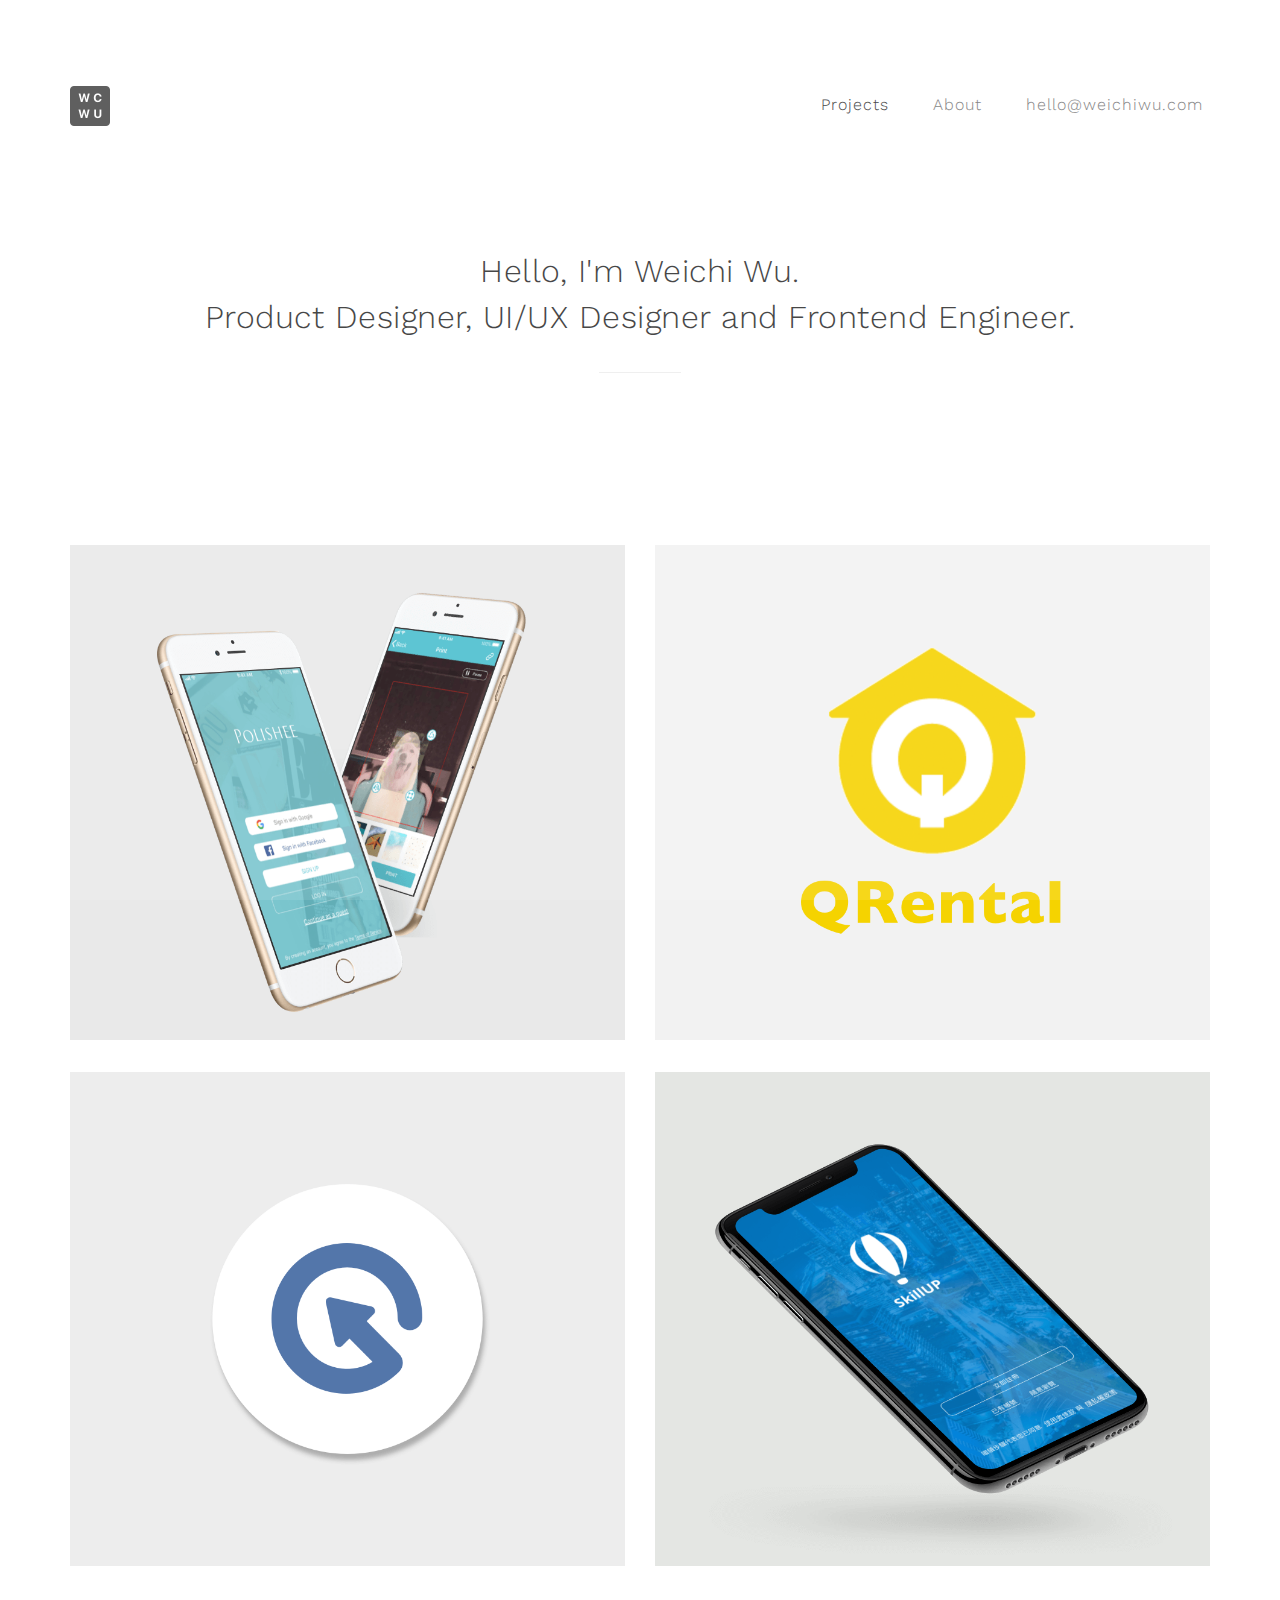
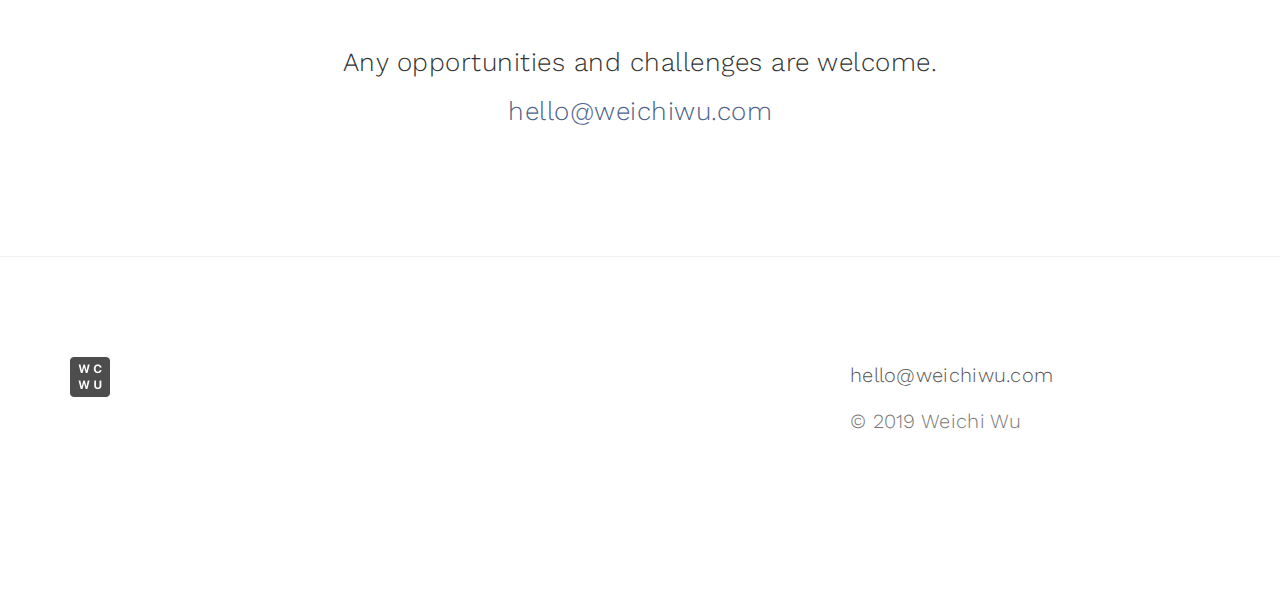
<file: index.html>
<!DOCTYPE html>
<html lang="en">

<head>
     <!-- Global site tag (gtag.js) - Google Analytics -->
     <script async src="https://www.googletagmanager.com/gtag/js?id=UA-145855252-1"></script>
     <script>
          window.dataLayer = window.dataLayer || [];

          function gtag() {
               dataLayer.push(arguments);
          }
          gtag('js', new Date());

          gtag('config', 'UA-145855252-1');
     </script>
     <meta name="robots" content="noindex">
     <meta name="googlebot" content="noindex">
     <meta charset="UTF-8">
     <meta http-equiv="X-UA-Compatible" content="IE=Edge">
     <meta name="description" content="">
     <meta name="keywords" content="">
     <meta name="author" content="">
     <meta name="viewport" content="width=device-width, initial-scale=1, maximum-scale=1">

     <title>Weichi Wu - Portfolio</title>

     <link rel="stylesheet" href="css/bootstrap.min.css">
     <link rel="stylesheet" href="css/font-awesome.min.css">

     <!-- Main css -->
     <link rel="stylesheet" href="css/style.css">
     <link href="https://fonts.googleapis.com/css?family=Work+Sans:300,400,700" rel="stylesheet">

     <!-- Favicons -->
     <link rel="shortcut icon" href="images/favicon.png">

</head>

<body>

     <!-- PRE LOADER -->

     <div class="preloader">
          <div class="sk-spinner sk-spinner-wordpress">
               <span class="sk-inner-circle"></span>
          </div>
     </div>

     <!-- Navigation section  -->

     <div class="navbar navbar-default navbar-static-top" role="navigation">
          <div class="container">

               <div class="navbar-header">
                    <button class="navbar-toggle" data-toggle="collapse" data-target=".navbar-collapse">
                         <span class="icon icon-bar"></span>
                         <span class="icon icon-bar"></span>
                         <span class="icon icon-bar"></span>
                    </button>
                    <a href="/" class="navbar-brand">
                         <img class="brand-icon" src="images/wlogo_2x.png">
                    </a>
               </div>
               <div class="collapse navbar-collapse">
                    <ul class="nav navbar-nav navbar-right">
                         <li class="active"><a href="/">Projects</a></li>
                         <li><a href="about.html">About</a></li>
                         <li><a href="mailto:hello@weichiwu.com">hello@weichiwu.com</a></li>
                    </ul>
               </div>

          </div>
     </div>

     <!-- Home Section -->

     <section id="home">
          <div class="container">
               <div class="row">

                    <div class="col-md-12 col-sm-12">
                         <h2>Hello, I'm Weichi Wu. <br>Product Designer, UI/UX Designer and Frontend Engineer.</h2>
                         <hr>
                    </div>

               </div>
          </div>
     </section>

     <!-- Portfolio Section -->

     <section id="portfolio">
          <div class="container">
               <div class="row">

                    <div class="col-md-6 col-sm-6">
                         <a href="project/nail.html">
                              <div class="portfolio-thumb">
                                   <img src="images/p_l_s_e_.png" class="img-responsive" alt="">
                                   <div class="portfolio-overlay">
                                        <div class="portfolio-item">
                                             <h3>Nail Printer App</h3>
                                             <small>Product Design<br>UX/UI Design<br>App Development</small>
                                        </div>
                                   </div>
                              </div>
                         </a>
                    </div>

                    <div class="col-md-6 col-sm-6">
                         <a href="project/qrtl.html">
                              <div class="portfolio-thumb">
                                   <img src="images/q_e_t_l.png" class="img-responsive" alt="">
                                   <div class="portfolio-overlay">
                                        <div class="portfolio-item">
                                             <h3>IOT Service of Smart Lock</h3>
                                             <small>User Scenario</small>
                                             <small>Service Design</small>
                                        </div>
                                   </div>
                              </div>
                         </a>
                    </div>

                    <div class="col-md-6 col-sm-6">
                         <a href="project/qrpa.html">
                              <div class="portfolio-thumb">
                                   <img src="images/q_r_p_a_2x.png" class="img-responsive" alt="">
                                   <div class="portfolio-overlay">
                                        <div class="portfolio-item">
                                             <h3>Replay Tool on Mac</h3>
                                             <small>Brand Design<br>Web Development</small>
                                        </div>
                                   </div>
                              </div>
                         </a>
                    </div>

                    <div class="col-md-6 col-sm-6">
                         <a href="project/su.html">
                              <div class="portfolio-thumb">
                                   <img src="images/d_c_.png" class="img-responsive" alt="">
                                   <div class="portfolio-overlay">
                                        <div class="portfolio-item">
                                             <h3>Online Course Platform</h3>
                                             <small>Product Design</small>
                                        </div>
                                   </div>
                              </div>
                         </a>
                    </div>

                    <!-- <div class="col-md-4 col-sm-6">
                         <a href="project/single-project.html">
                              <div class="portfolio-thumb">
                                   <img src="images/portfolio-img5.jpg" class="img-responsive" alt="">
                                   <div class="portfolio-overlay">
                                        <div class="portfolio-item">
                                             <h3>Project Name</h3>
                                             <small>Social marketing</small>
                                        </div>
                                   </div>
                              </div>
                         </a>
                    </div>

                    <div class="col-md-4 col-sm-6">
                         <a href="project/single-project.html">
                              <div class="portfolio-thumb">
                                   <img src="images/portfolio-img6.jpg" class="img-responsive" alt="">
                                   <div class="portfolio-overlay">
                                        <div class="portfolio-item">
                                             <h3>Project Name</h3>
                                             <small>Fyler Design</small>
                                        </div>
                                   </div>
                              </div>
                         </a>
                    </div> -->

                    <div class="col-md-12 col-sm-12 text-center">
                         <h3>Any opportunities and challenges are welcome. </h3>
                         <h3><a href="mailto:hello@weichiwu.com">hello@weichiwu.com</a></h3>
                    </div>

               </div>
          </div>
     </section>

     <!-- Back Top Button -->
     <!-- <div class="wcwu-page">
     <button class="back-to-top" type="button">
          <i class="icon icon-arrow-up3"></i>
     </button>
</div> -->

     <!-- Footer Section -->

     <footer>
          <div class="container">
               <div class="row">

                    <div class="col-md-3 col-sm-3">
                         <a href="/">
                              <img class="brand-icon" src="images/wlogo_2x.png">
                         </a>
                    </div>

                    <div class="col-md-4 col-sm-4">
                         <p></p>
                    </div>

                    <div class="col-md-offset-1 col-md-4 col-sm-offset-1 col-sm-3">
                         <p><a href="mailto:hello@weichiwu.com">hello@weichiwu.com</a></p>
                         <p>© 2019 Weichi Wu</p>
                    </div>

                    <div class="clearfix col-md-12 col-sm-12">
                         <hr>
                    </div>

               </div>
          </div>
     </footer>


     <!-- SCRIPTS -->

     <script src="js/jquery.js"></script>
     <script src="js/bootstrap.min.js"></script>
     <script src="js/custom.js"></script>

</body>

</html>
</file>
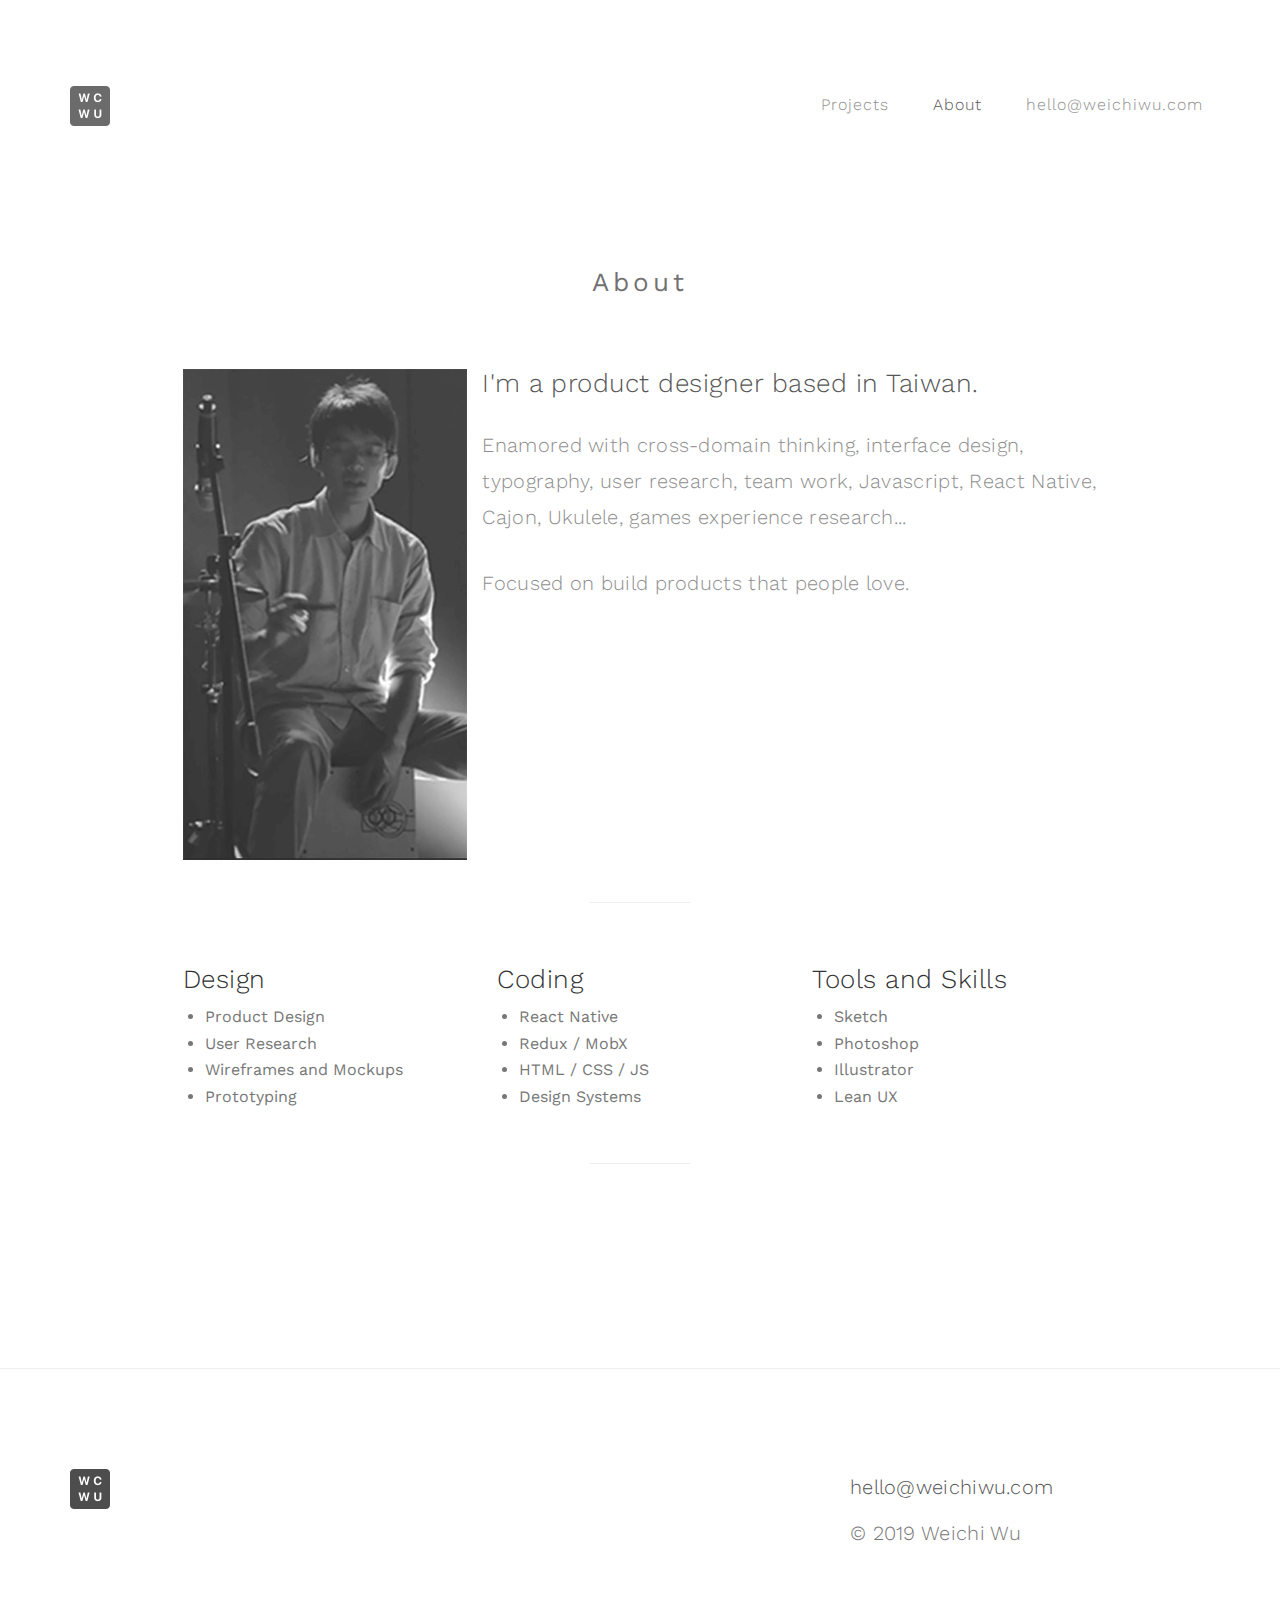
<file: about.html>
<!DOCTYPE html>
<html lang="en">

<head>
    <!-- Global site tag (gtag.js) - Google Analytics -->
    <script async src="https://www.googletagmanager.com/gtag/js?id=UA-145855252-1"></script>
    <script>
        window.dataLayer = window.dataLayer || [];

        function gtag() {
            dataLayer.push(arguments);
        }
        gtag('js', new Date());

        gtag('config', 'UA-145855252-1');
    </script>
    <meta name="robots" content="noindex">
    <meta name="googlebot" content="noindex">
    <meta charset="UTF-8">
    <meta http-equiv="X-UA-Compatible" content="IE=Edge">
    <meta name="description" content="">
    <meta name="keywords" content="">
    <meta name="author" content="">
    <meta name="viewport" content="width=device-width, initial-scale=1, maximum-scale=1">

    <title>Weichi Wu - Portfolio</title>

    <link rel="stylesheet" href="css/bootstrap.min.css">
    <link rel="stylesheet" href="css/font-awesome.min.css">

    <!-- Main css -->
    <link rel="stylesheet" href="css/style.css">
    <link href="https://fonts.googleapis.com/css?family=Work+Sans:300,400,700" rel="stylesheet">

    <!-- Favicons -->
    <link rel="shortcut icon" href="images/favicon.png">

</head>

<body>

    <!-- PRE LOADER -->

    <div class="preloader">
        <div class="sk-spinner sk-spinner-wordpress">
            <span class="sk-inner-circle"></span>
        </div>
    </div>

    <!-- Navigation section  -->

    <div class="navbar navbar-default navbar-static-top" role="navigation">
        <div class="container">

            <div class="navbar-header">
                <button class="navbar-toggle" data-toggle="collapse" data-target=".navbar-collapse">
                    <span class="icon icon-bar"></span>
                    <span class="icon icon-bar"></span>
                    <span class="icon icon-bar"></span>
                </button>
                <a href="/" class="navbar-brand"><img class="brand-icon" src="images/wlogo_2x.png"></a>
            </div>
            <div class="collapse navbar-collapse">
                <ul class="nav navbar-nav navbar-right">
                    <li><a href="./">Projects</a></li>
                    <li class="active"><a href="about.html">About</a></li>
                    <li><a href="mailto:hello@weichiwu.com">hello@weichiwu.com</a></li>
                </ul>
            </div>

        </div>
    </div>


    <!-- About Section -->

    <section id="about">
        <div class="container">
            <div class="row">

                <div class="col-md-offset-1 col-md-10 col-sm-12">
                    <div class="section-title">
                        <h3>About</h3>
                    </div>

                    <div class="col-md-4 col-sm-12">
                        <img src="images/w.png" class="img-responsive" alt="About" style="margin-top:20px">
                    </div>

                    <div class="col-md-8 col-sm-12">
                        <!-- <h2>About</h2> -->
                        <h3>I'm a product designer based in Taiwan.</h3>
                        <br>
                        <p>Enamored with cross-domain thinking, interface design, typography, user research, team work,
                            Javascript, React Native, Cajon, Ukulele, games experience research...</p>
                        <br>
                        <p>Focused on build products that people love.</p>

                    </div>

                    <div class="clearfix"></div>
                    <hr>

                    <div class="col-md-4 col-sm-6">
                        <h3>Design</h3>
                        <ul>
                            <li>Product Design</li>
                            <li>User Research</li>
                            <li>Wireframes and Mockups</li>
                            <li>Prototyping</li>
                        </ul>
                    </div>

                    <div class="col-md-4 col-sm-6">
                        <h3>Coding</h3>
                        <ul>
                            <li>React Native</li>
                            <li>Redux / MobX</li>
                            <li>HTML / CSS / JS</li>
                            <li>Design Systems</li>
                        </ul>
                    </div>

                    <div class="col-md-4 col-sm-6">
                        <h3>Tools and Skills</h3>
                        <ul>
                            <li>Sketch</li>
                            <li>Photoshop</li>
                            <li>Illustrator</li>
                            <li>Lean UX</li>
                        </ul>
                    </div>

                    <div class="clearfix"></div>
                    <hr>

                    <div class="col-md-12 col-sm-12 text-center">
                        <!-- <p><a href="file/WeiChi_Wu_Resume.pdf">My Resume</a></p> -->
                    </div>


                </div>

            </div>
        </div>
    </section>

    <!-- Footer Section -->

    <footer>
        <div class="container">
            <div class="row">

                <div class="col-md-3 col-sm-3">
                    <a href="/"><img class="brand-icon" src="images/wlogo_2x.png"></a>
                </div>

                <div class="col-md-4 col-sm-4">
                    <p></p>
                </div>

                <div class="col-md-offset-1 col-md-4 col-sm-offset-1 col-sm-3">
                    <p><a href="mailto:hello@weichiwu.com">hello@weichiwu.com</a></p>
                    <p>© 2019 Weichi Wu</p>
                </div>

                <div class="clearfix col-md-12 col-sm-12">
                    <hr>
                </div>

            </div>
        </div>
    </footer>


    <!-- SCRIPTS -->

    <script src="js/jquery.js"></script>
    <script src="js/bootstrap.min.js"></script>
    <script src="js/custom.js"></script>

</body>

</html>
</file>
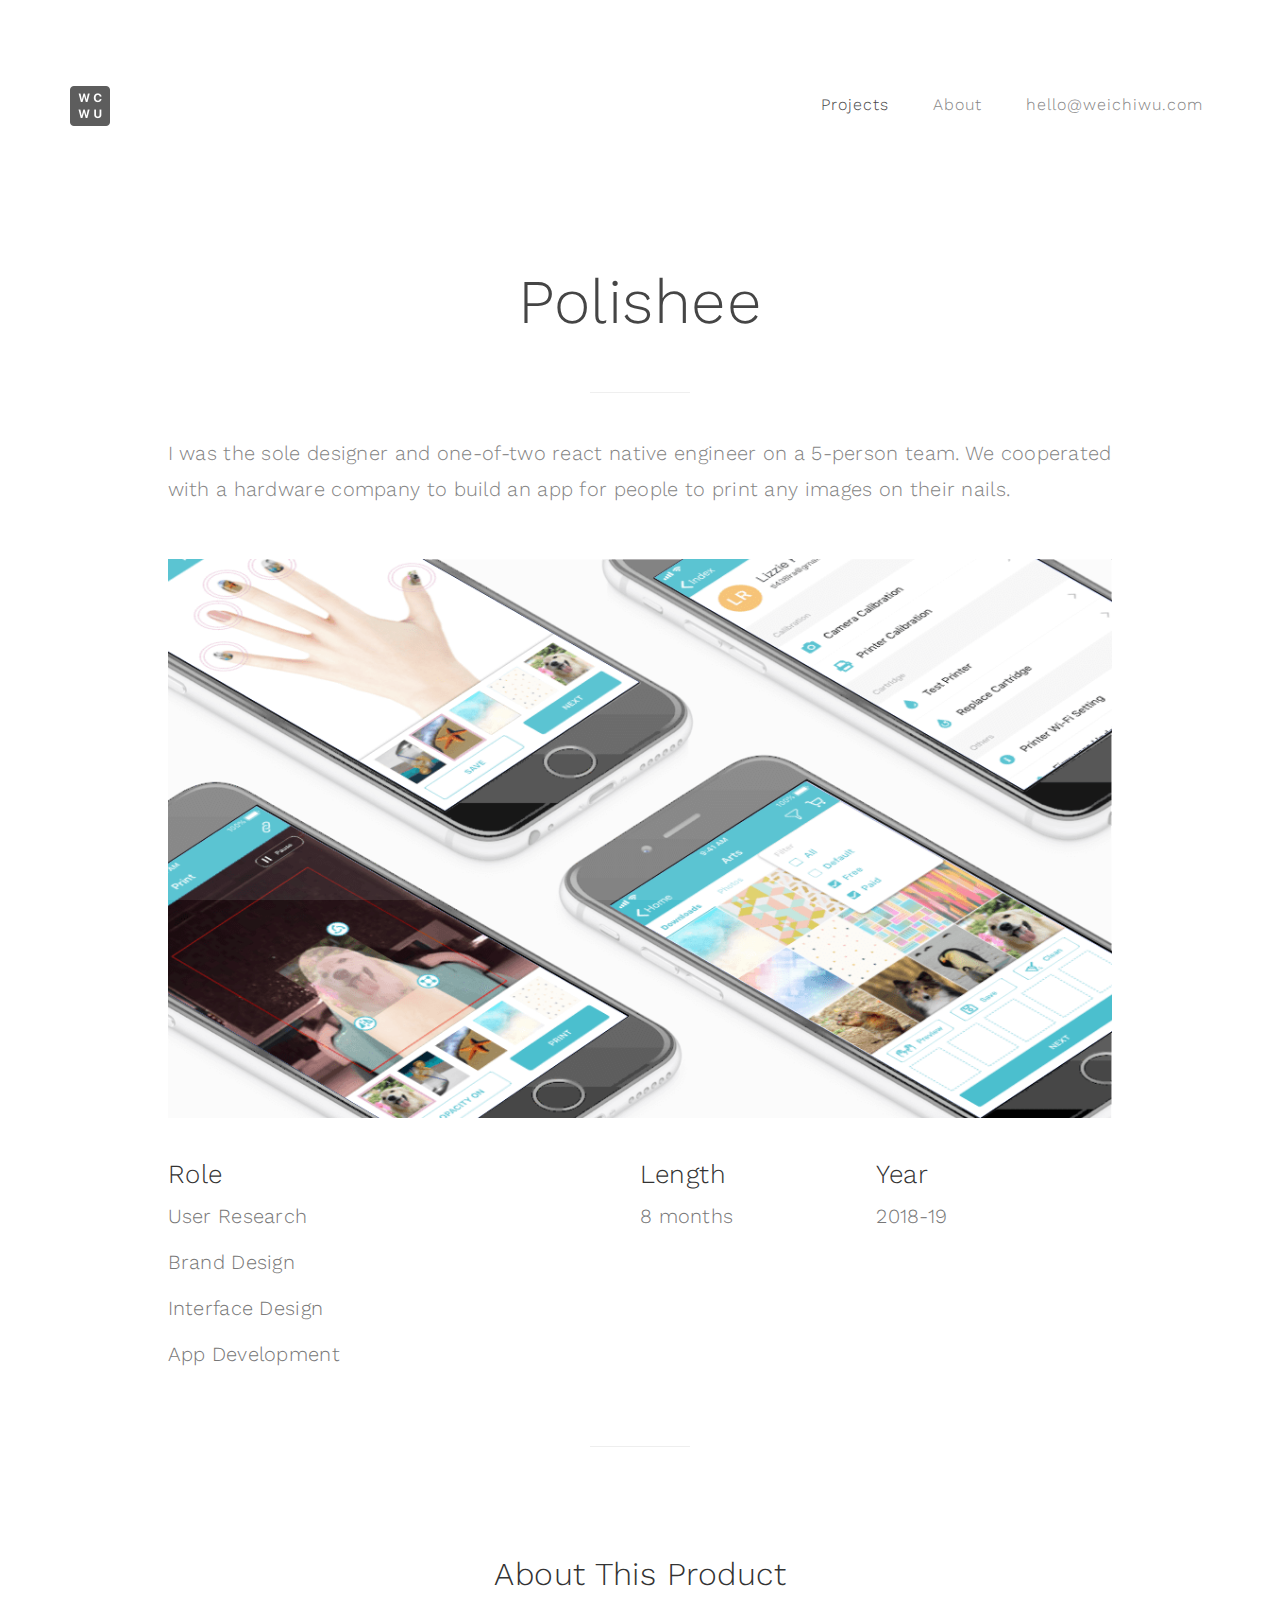
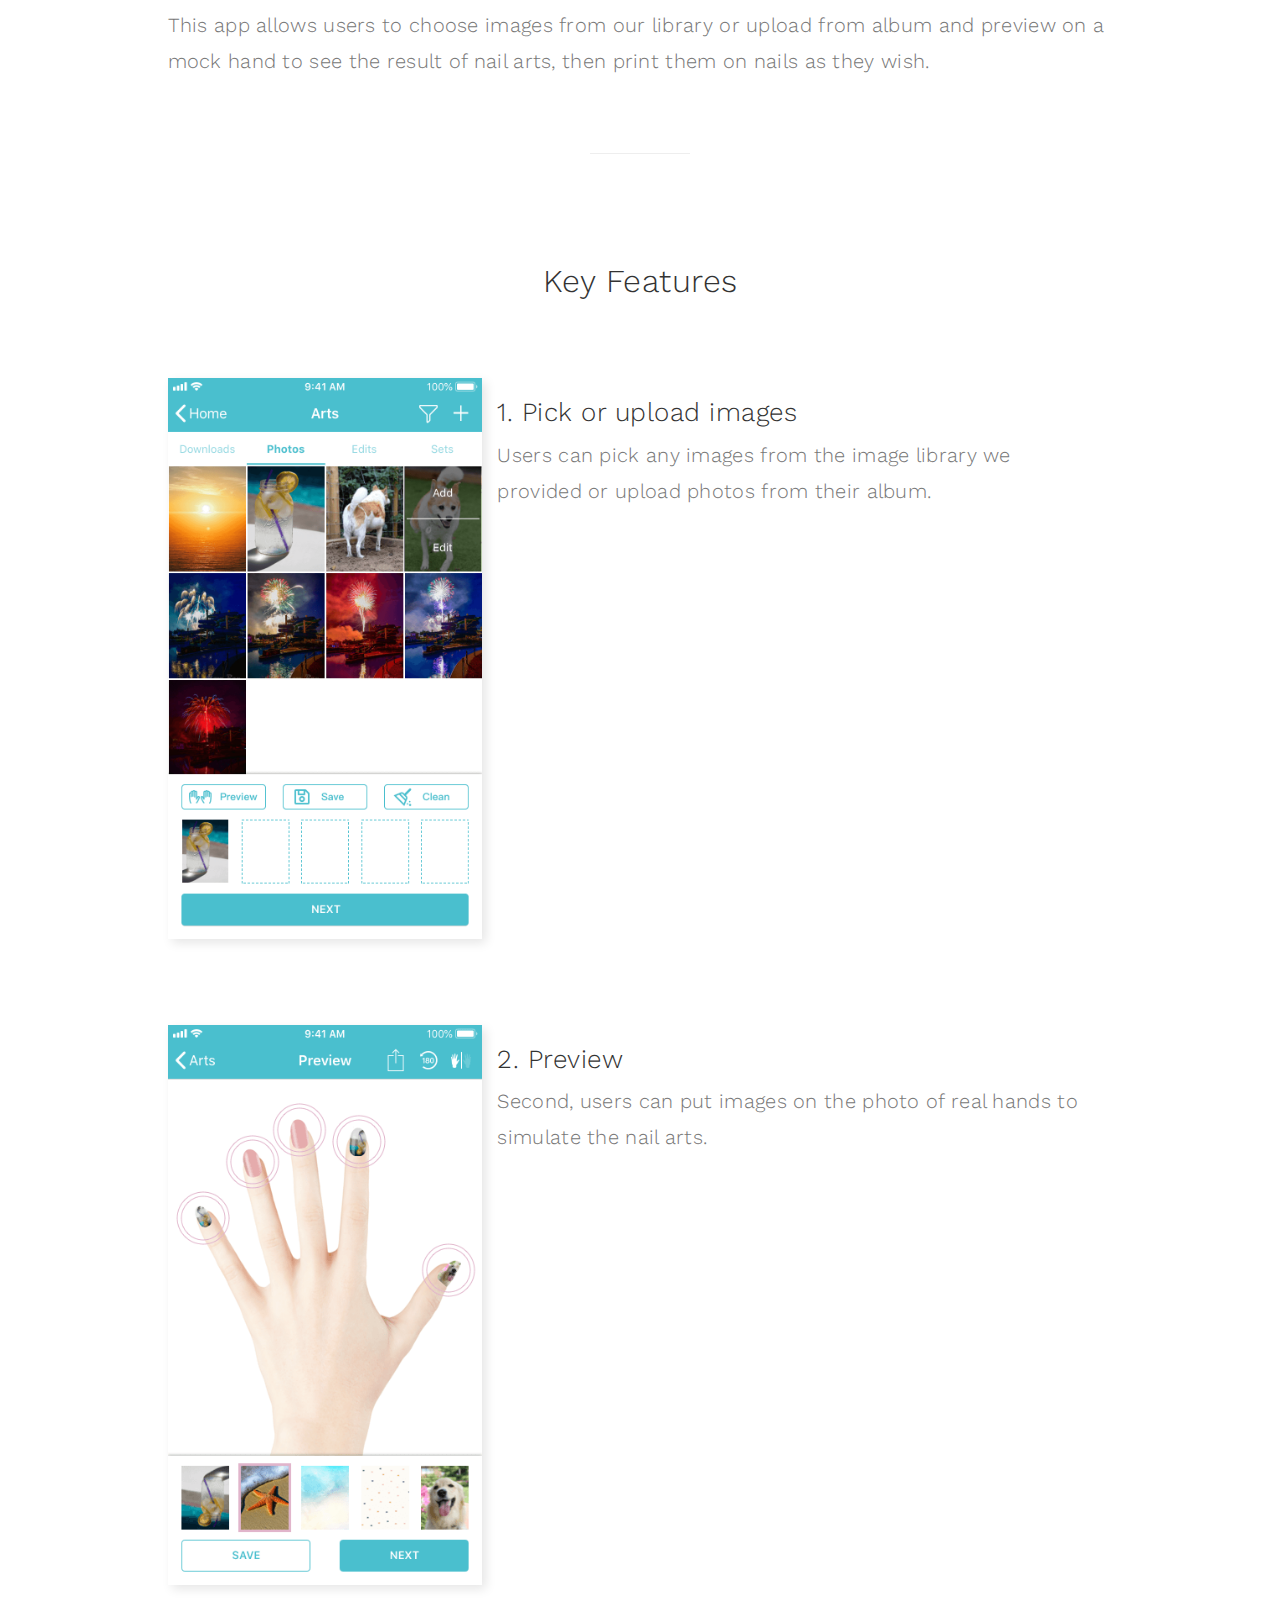
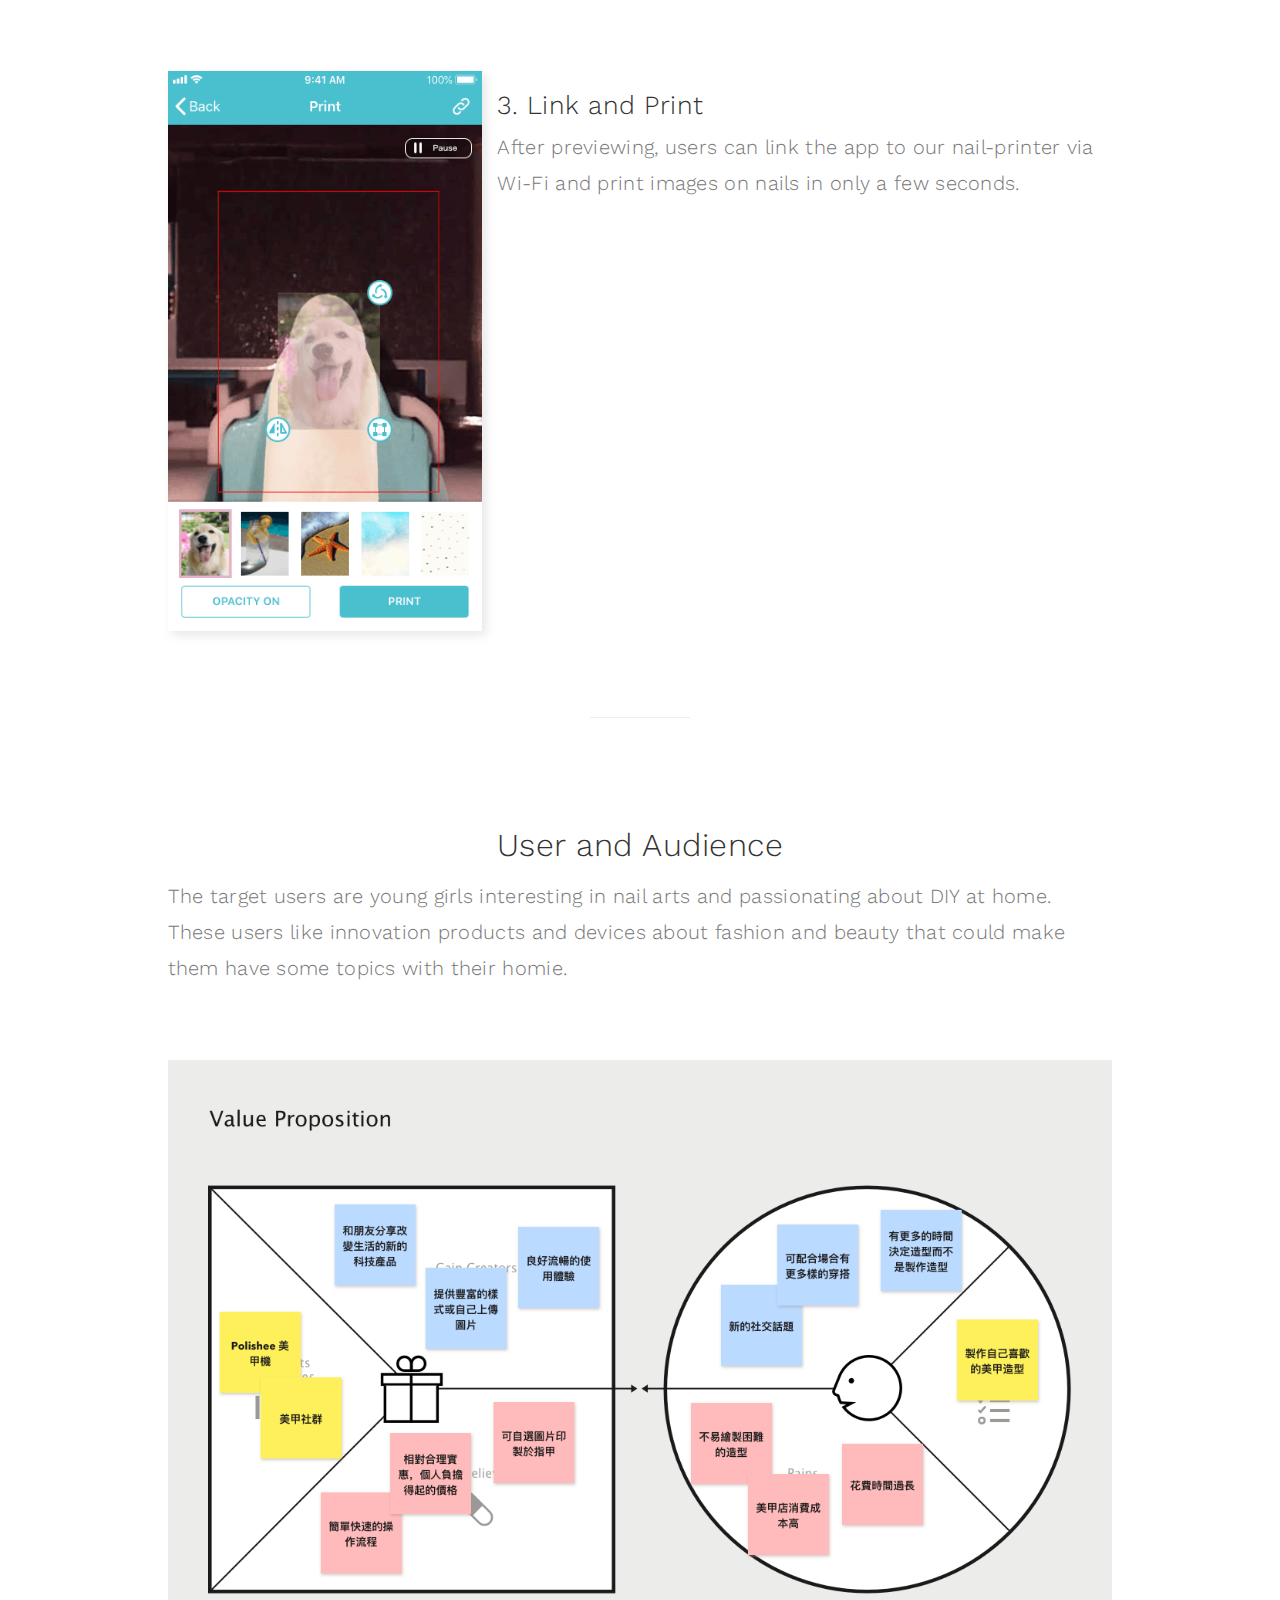
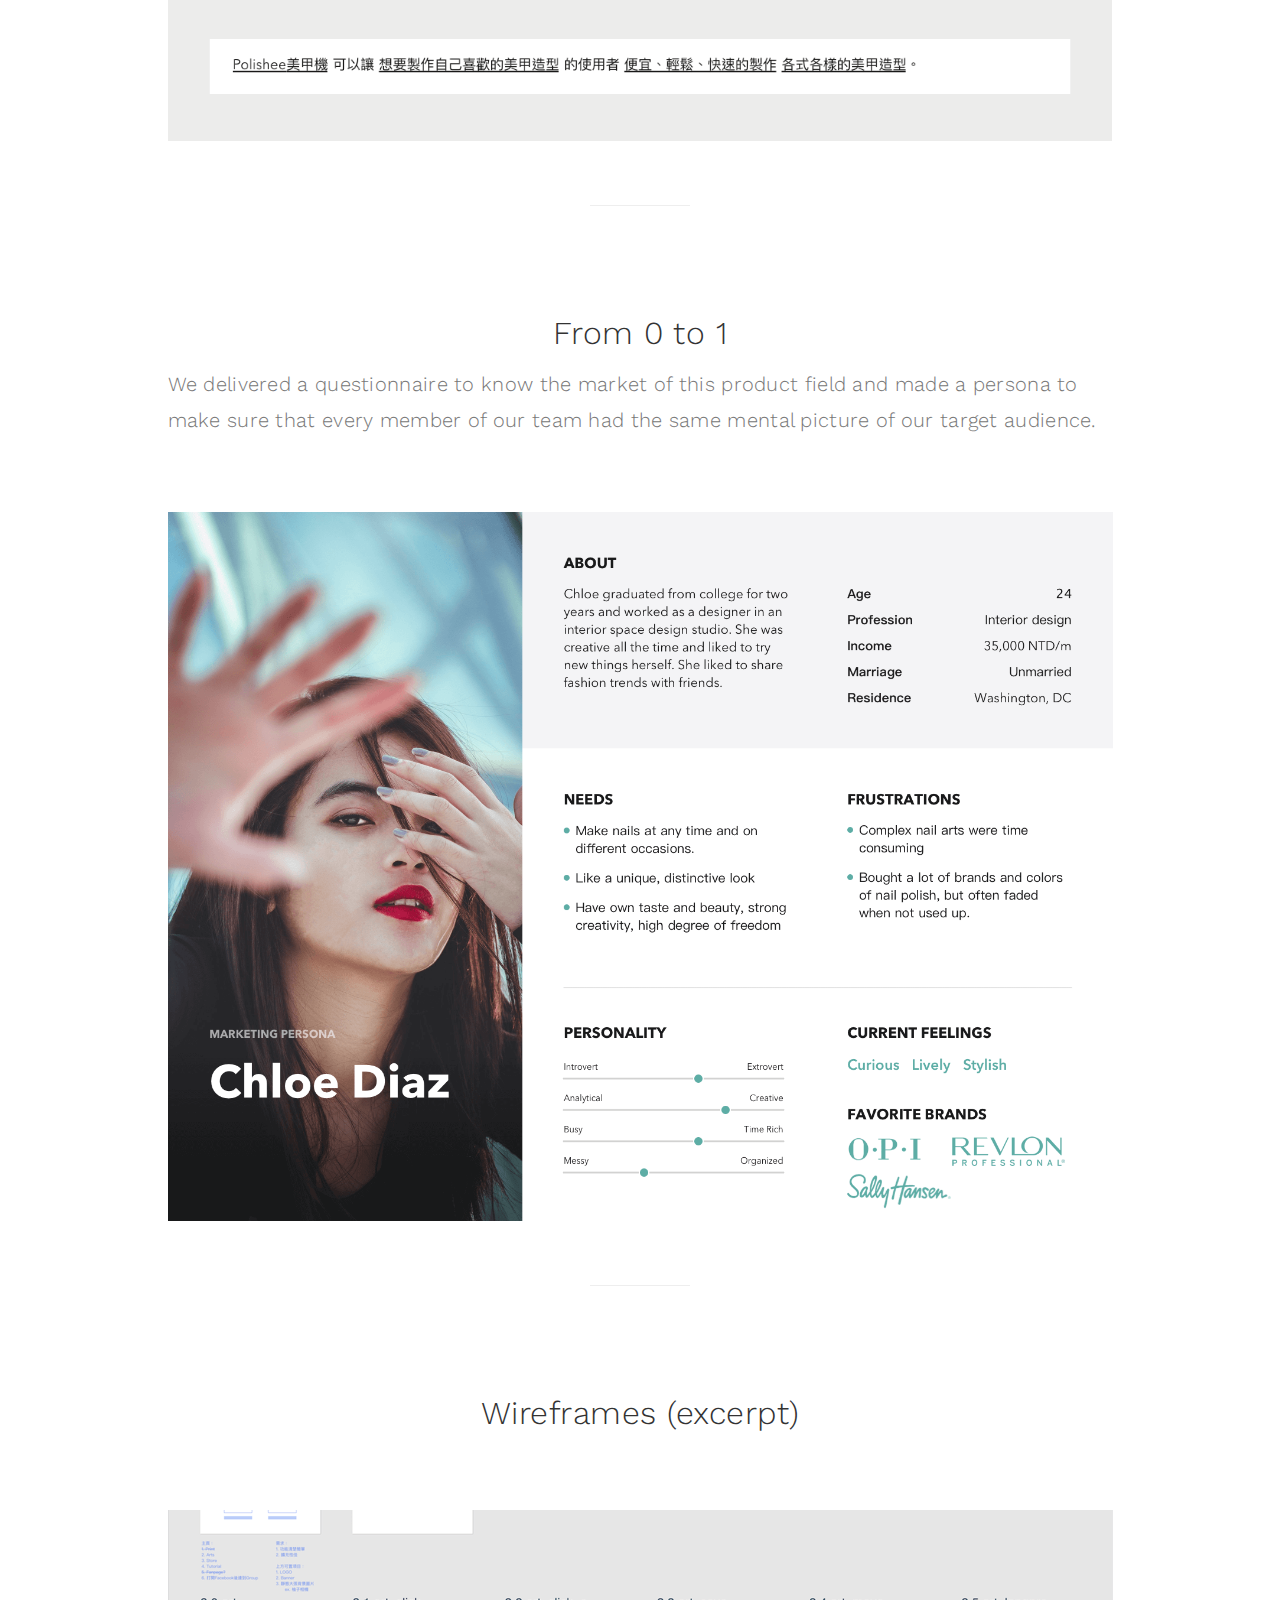
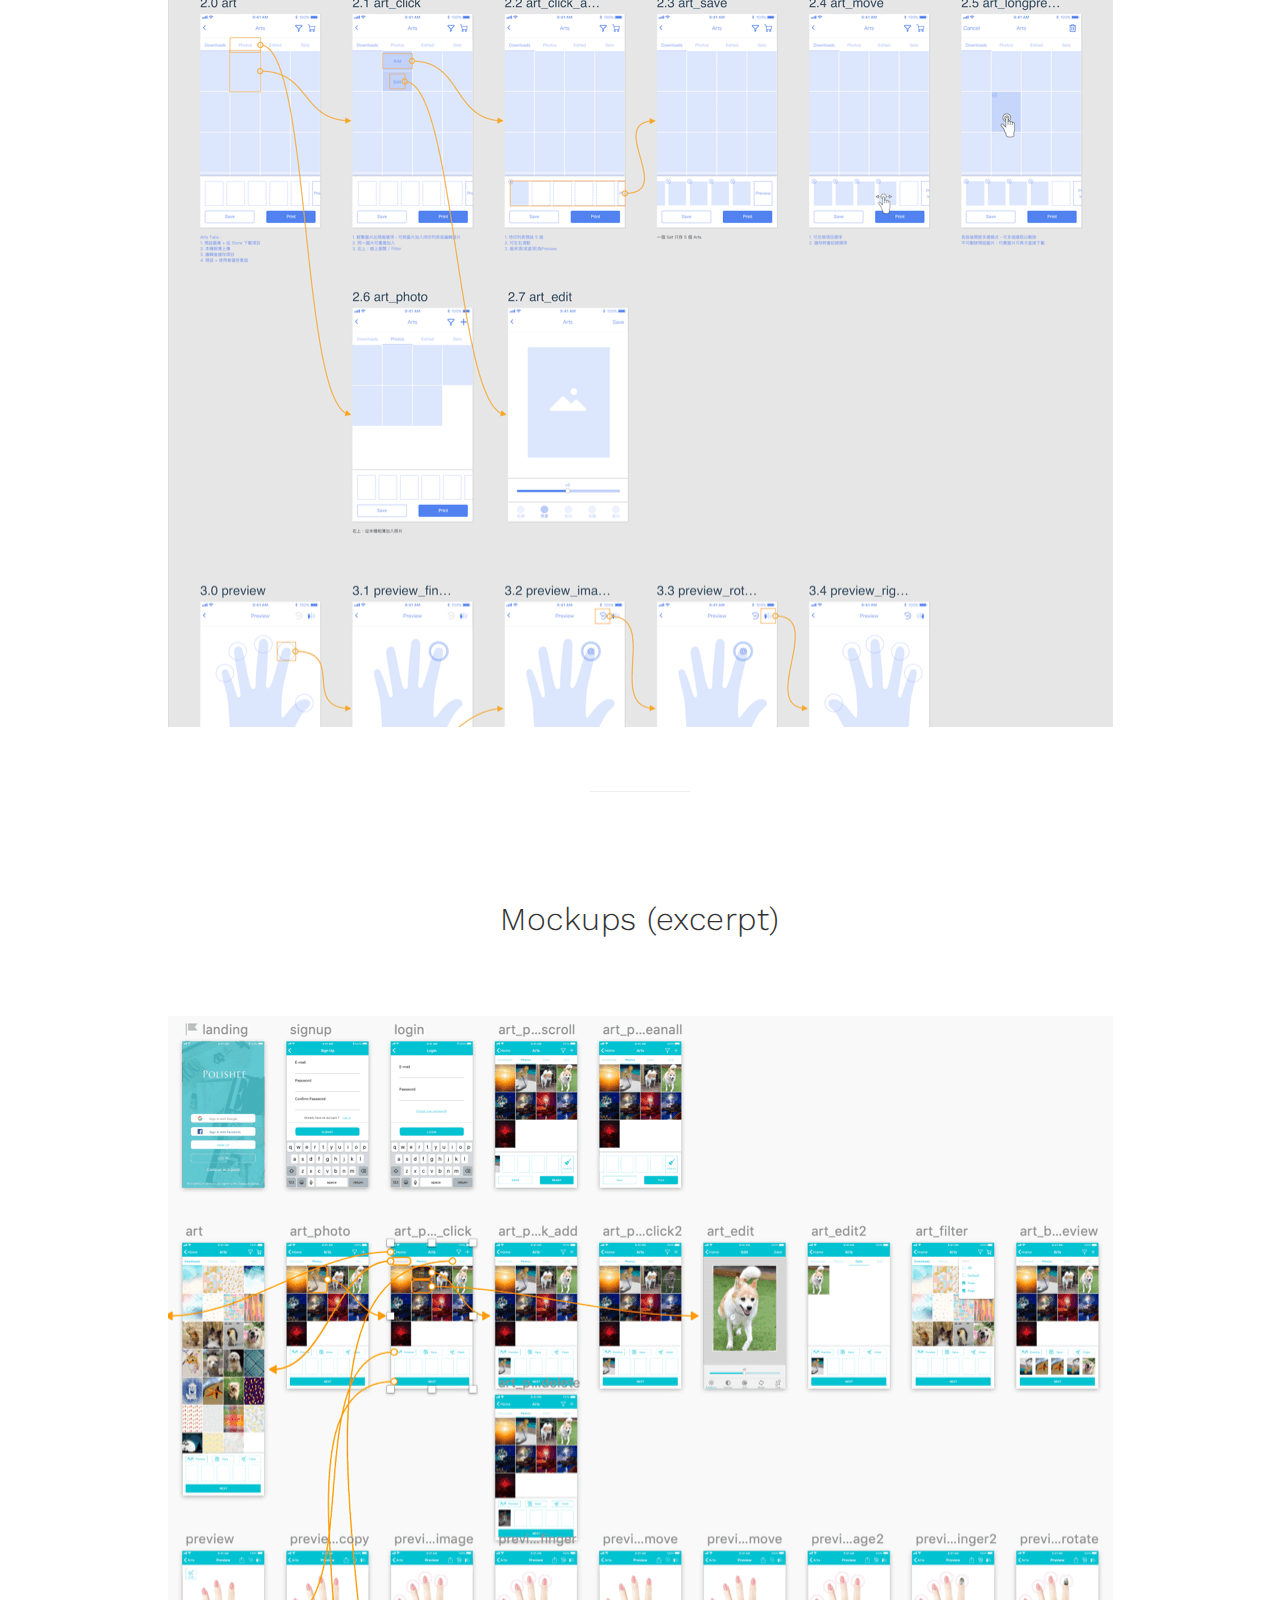
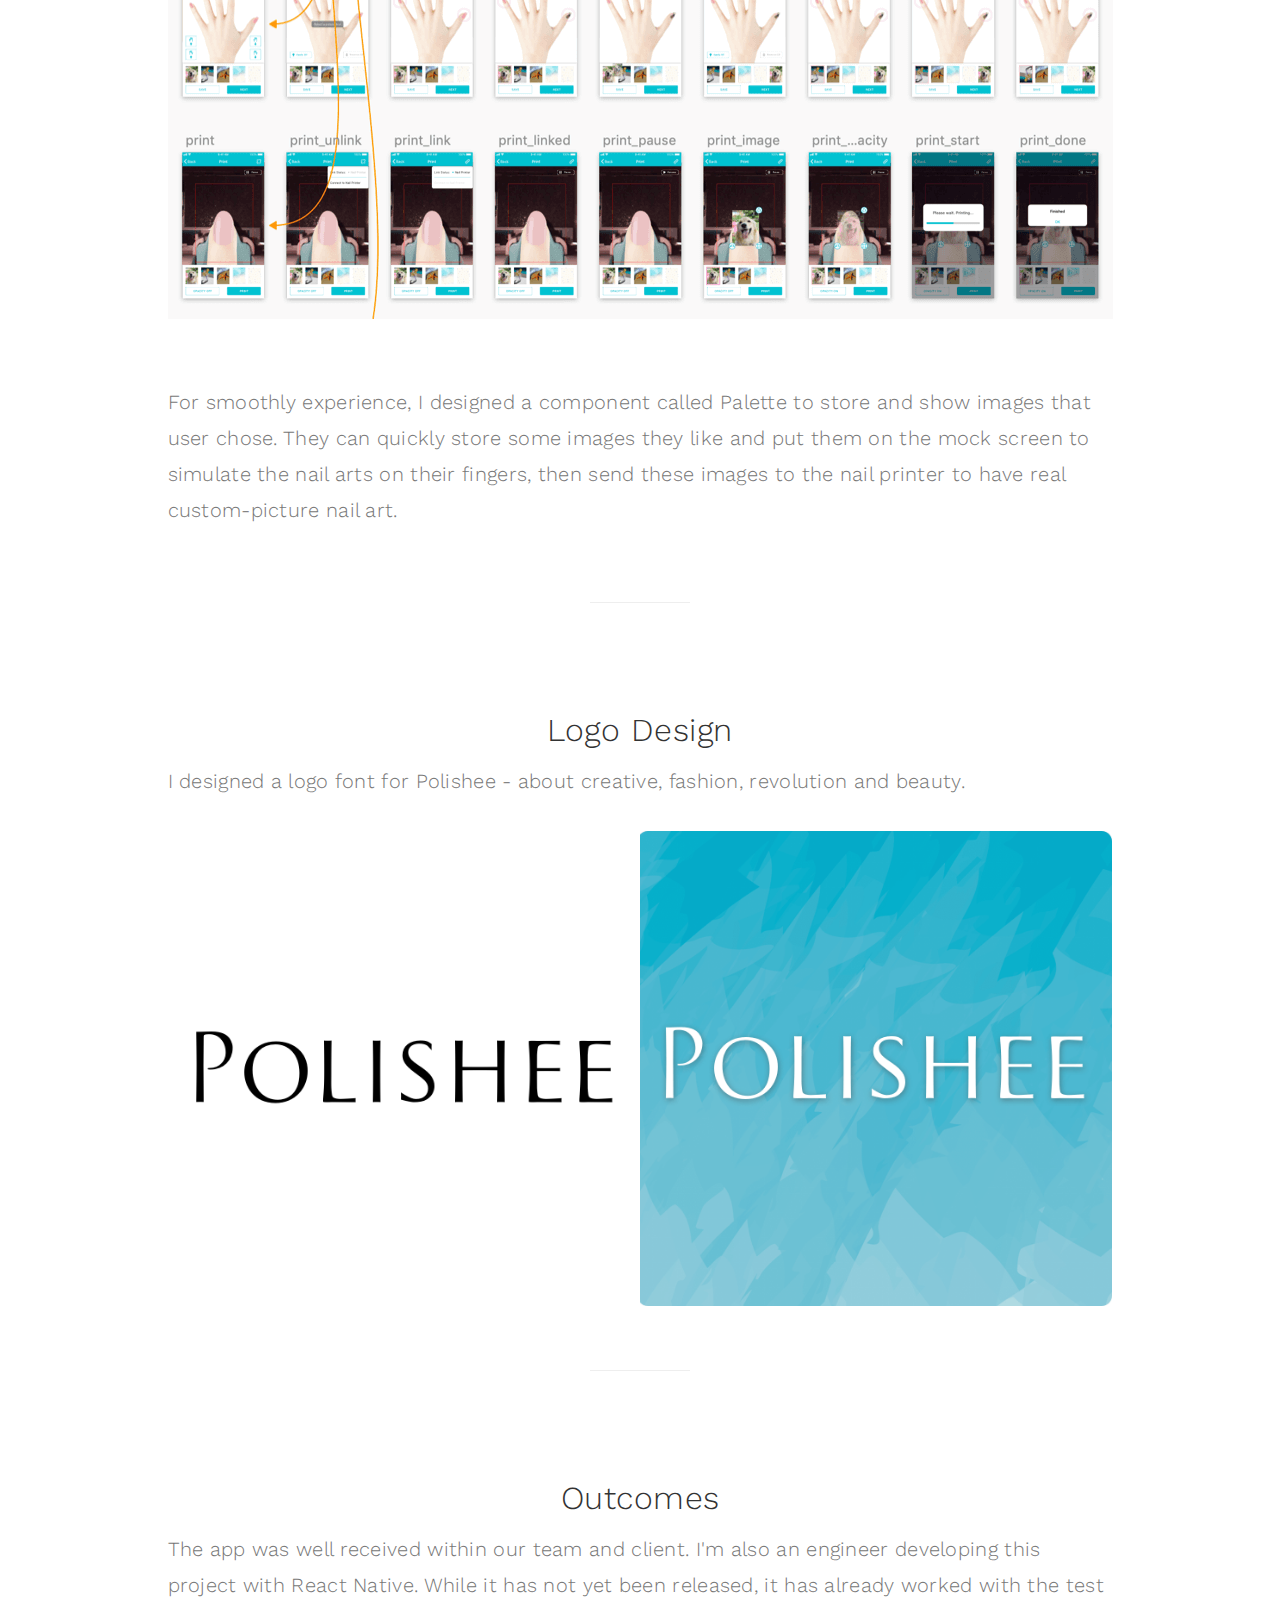
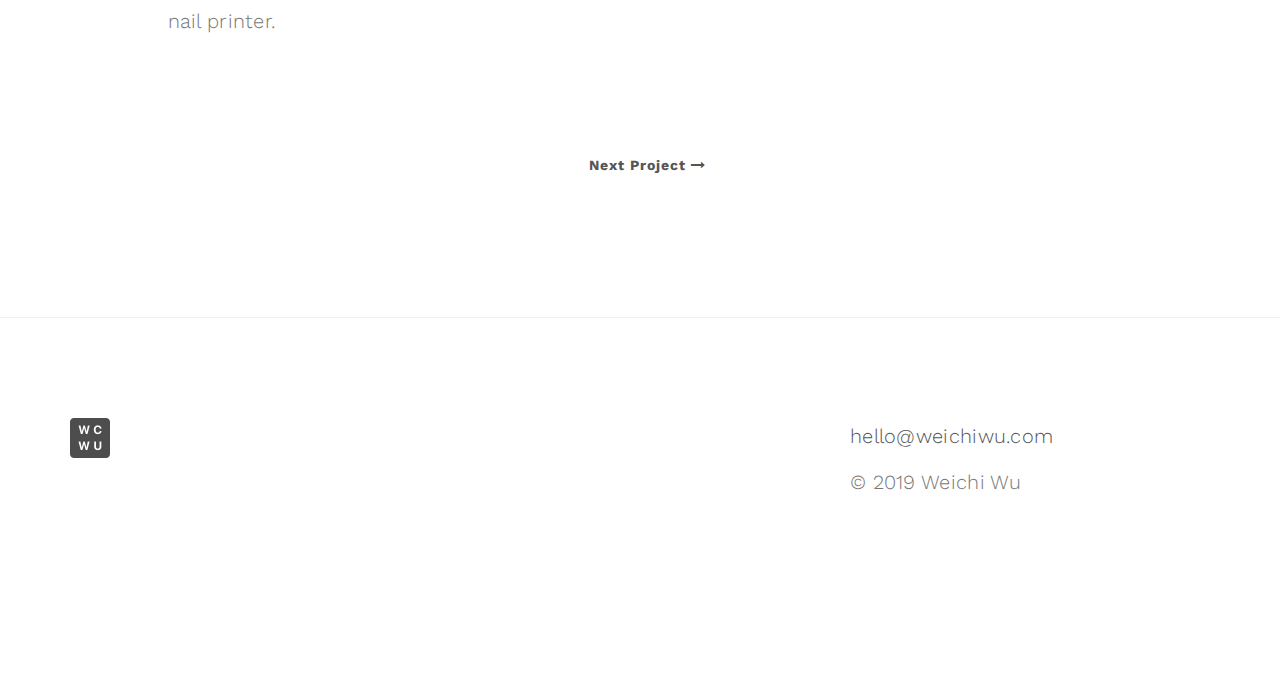
<file: project/nail.html>
<!DOCTYPE html>
<html lang="en">

<head>
     <!-- Global site tag (gtag.js) - Google Analytics -->
     <script async src="https://www.googletagmanager.com/gtag/js?id=UA-145855252-1"></script>
     <script>
          window.dataLayer = window.dataLayer || [];

          function gtag() {
               dataLayer.push(arguments);
          }
          gtag('js', new Date());

          gtag('config', 'UA-145855252-1');
     </script>
     <meta name="robots" content="noindex">
     <meta name="googlebot" content="noindex">
     <meta charset="UTF-8">
     <meta http-equiv="X-UA-Compatible" content="IE=Edge">
     <meta name="viewport" content="width=device-width, initial-scale=1, maximum-scale=1">

     <title>Weichi Wu - Portfolio</title>

     <link rel="stylesheet" href="../css/bootstrap.min.css">
     <link rel="stylesheet" href="../css/font-awesome.min.css">

     <!-- Main css -->
     <link rel="stylesheet" href="../css/style.css">
     <link href="https://fonts.googleapis.com/css?family=Work+Sans:300,400,700" rel="stylesheet">

     <!-- Favicons -->
     <link rel="shortcut icon" href="../images/favicon.png">

</head>

<body>

     <!-- PRE LOADER -->

     <div class="preloader">
          <div class="sk-spinner sk-spinner-wordpress">
               <span class="sk-inner-circle"></span>
          </div>
     </div>

     <!-- Navigation section  -->

     <div class="navbar navbar-default navbar-static-top" role="navigation">
          <div class="container">

               <div class="navbar-header">
                    <button class="navbar-toggle" data-toggle="collapse" data-target=".navbar-collapse">
                         <span class="icon icon-bar"></span>
                         <span class="icon icon-bar"></span>
                         <span class="icon icon-bar"></span>
                    </button>
                    <a href="/" class="navbar-brand"><img class="brand-icon" src="../images/wlogo_2x.png"></a>
               </div>
               <div class="collapse navbar-collapse">
                    <ul class="nav navbar-nav navbar-right">
                         <li class="active"><a href="/">Projects</a></li>
                         <li><a href="../about.html">About</a></li>
                         <li><a href="mailto:hello@weichiwu.com">hello@weichiwu.com</a></li>
                    </ul>
               </div>

          </div>
     </div>


     <!-- Single Project Section -->

     <section id="single-project">
          <div class="container">
               <div class="row">

                    <div class="col-md-offset-1 col-md-10 col-sm-12">
                         <h1>Polishee</h1>
                         <div class="clearfix"></div>
                         <hr>
                         <p>I was the sole designer and one-of-two react native engineer on a 5-person team. We
                              cooperated
                              with a hardware company to build an
                              app for people to print any images on their nails.</p>

                         <div class="col-md-12 col-sm-12">
                              <img src="../images/p_l_s_e_dm.png" class="img-responsive" alt="">
                         </div>

                         <div class="clearfix"></div>

                         <div class="col-md-6 col-sm-6">
                              <h3>Role</h3>
                              <p>User Research</p>
                              <p>Brand Design</p>
                              <p>Interface Design</p>
                              <p>App Development</p>
                         </div>

                         <div class="col-md-3 col-sm-3">
                              <h3>Length</h3>
                              <p>8 months</p>
                         </div>

                         <div class="col-md-3 col-sm-3">
                              <h3>Year</h3>
                              <p>2018-19</p>
                         </div>

                         <div class="clearfix"></div>
                         <hr>

                         <div class="col-md-12 col-sm-12 text-center">
                              <h2>About This Product</h2>
                              <p>This app allows users to choose images from our library or upload from album and
                                   preview on a mock hand to see the result of nail arts, then print them on nails as
                                   they wish.</p>
                         </div>

                         <div class="clearfix"></div>
                         <hr>

                         <div class="col-md-12 col-sm-12 text-center">
                              <h2>Key Features</h2>
                         </div>

                         <div class="col-md-12 col-sm-12">
                              <div class="col-md-4 col-sm-12">
                                   <img src="../images/p_l_s_e_kf_1.png" class="img-responsive box-shadow">
                              </div>

                              <div class="col-md-8 col-sm-12">
                                   <h3>1. Pick or upload images</h3>
                                   <p>Users can pick any images from the image library we provided or upload photos from
                                        their album.</p>
                              </div>
                         </div>

                         <div class="col-md-12 col-sm-12">
                              <div class="col-md-4 col-sm-12">
                                   <img src="../images/p_l_s_e_kf_2.png" class="img-responsive box-shadow">
                              </div>

                              <div class="col-md-8 col-sm-12">
                                   <h3>2. Preview</h3>
                                   <p>Second, users can put images on the photo of real hands to simulate the nail arts.
                                   </p>
                              </div>
                         </div>

                         <div class="col-md-12 col-sm-12">
                              <div class="col-md-4 col-sm-12">
                                   <img src="../images/p_l_s_e_kf_3.png" class="img-responsive box-shadow">
                              </div>

                              <div class="col-md-8 col-sm-12">
                                   <h3>3. Link and Print</h3>
                                   <p>After previewing, users can link the app to our nail-printer via Wi-Fi and print
                                        images on nails in only a few seconds.</p>
                              </div>
                         </div>

                         <div class="clearfix"></div>
                         <hr>

                         <div class="col-md-12 col-sm-12 text-center">
                              <h2>User and Audience</h2>
                              <p>The target users are young girls interesting in nail arts and passionating about DIY at
                                   home. These users like innovation products and devices about fashion and beauty that
                                   could make them have some topics with their homie.</p>
                         </div>

                         <div class="col-md-12 col-sm-12">
                              <img src="../images/p_l_s_e_vpc.png" class="img-responsive" alt="">
                         </div>

                         <div class="clearfix"></div>
                         <hr>

                         <div class="col-md-12 col-sm-12 text-center">
                              <h2>From 0 to 1</h2>
                              <p>We delivered a questionnaire to know the market of this product field and made a
                                   persona to make sure that every member of our team had the same mental picture of our
                                   target audience.</p>
                         </div>

                         <div class="col-md-12 col-sm-12">
                              <img src="../images/p_l_s_e_psn.png" class="img-responsive" alt="">
                         </div>

                         <div class="clearfix"></div>
                         <hr>

                         <div class="col-md-12 col-sm-12 text-center">
                              <h2>Wireframes (excerpt)</h2>
                         </div>

                         <div class="col-md-12 col-sm-12">
                              <img src="../images/p_l_s_e_wrfae.png" class="img-responsive" alt="">
                         </div>

                         <div class="clearfix"></div>
                         <hr>

                         <div class="col-md-12 col-sm-12 text-center">
                              <h2>Mockups (excerpt)</h2>
                         </div>
                         <div class="col-md-12 col-sm-12">
                              <img src="../images/p_l_s_e_mk.png" class="img-responsive" alt="">
                         </div>

                         <div class="col-md-12 col-sm-12 text-center">
                              <p>For smoothly experience, I designed a component called Palette to store and show images
                                   that user chose. They can quickly store some images they like and put them on the
                                   mock screen to simulate the nail arts on their fingers, then send these images to the
                                   nail printer to have real custom-picture nail art.</p>
                         </div>

                         <div class="clearfix"></div>
                         <hr>

                         <div class="col-md-12 col-sm-12 text-center">
                              <h2>Logo Design</h2>
                              <p>I designed a logo font for Polishee - about creative, fashion, revolution and beauty.
                              </p>
                         </div>

                         <div class="col-md-6 col-sm-6">
                              <img src="../images/p_l_s_e_lg2.png" class="img-responsive" alt="">
                         </div>

                         <div class="col-md-6 col-sm-6">
                              <img src="../images/p_l_s_e_lg.png" class="img-responsive" alt="">
                         </div>

                         <div class="clearfix"></div>
                         <hr>

                         <div class="col-md-12 col-sm-12 text-center">
                              <h2>Outcomes</h2>
                              <p>The app was well received within our team and client. I'm also an engineer developing
                                   this project with React Native. While it has not yet been
                                   released, it has already worked with the test nail printer.</p>
                         </div>

                         <div class="col-md-12 col-sm-12 text-center" style="margin-top: 42px">
                              <a href="qrtl.html">Next Project <i class="fa fa-long-arrow-right"></i></a>
                         </div>

                    </div>

               </div>
          </div>
     </section>

     <!-- Footer Section -->

     <footer>
          <div class="container">
               <div class="row">

                    <div class="col-md-3 col-sm-3">
                         <a href="/"><img class="brand-icon" src="../images/wlogo_2x.png"></a>
                    </div>

                    <div class="col-md-4 col-sm-4">
                         <p></p>
                    </div>

                    <div class="col-md-offset-1 col-md-4 col-sm-offset-1 col-sm-3">
                         <p><a href="mailto:hello@weichiwu.com">hello@weichiwu.com</a></p>
                         <p>© 2019 Weichi Wu</p>
                    </div>

                    <div class="clearfix col-md-12 col-sm-12">
                         <hr>
                    </div>

               </div>
          </div>
     </footer>


     <!-- SCRIPTS -->

     <script src="../js/jquery.js"></script>
     <script src="../js/bootstrap.min.js"></script>
     <script src="../js/custom.js"></script>

</body>

</html>
</file>
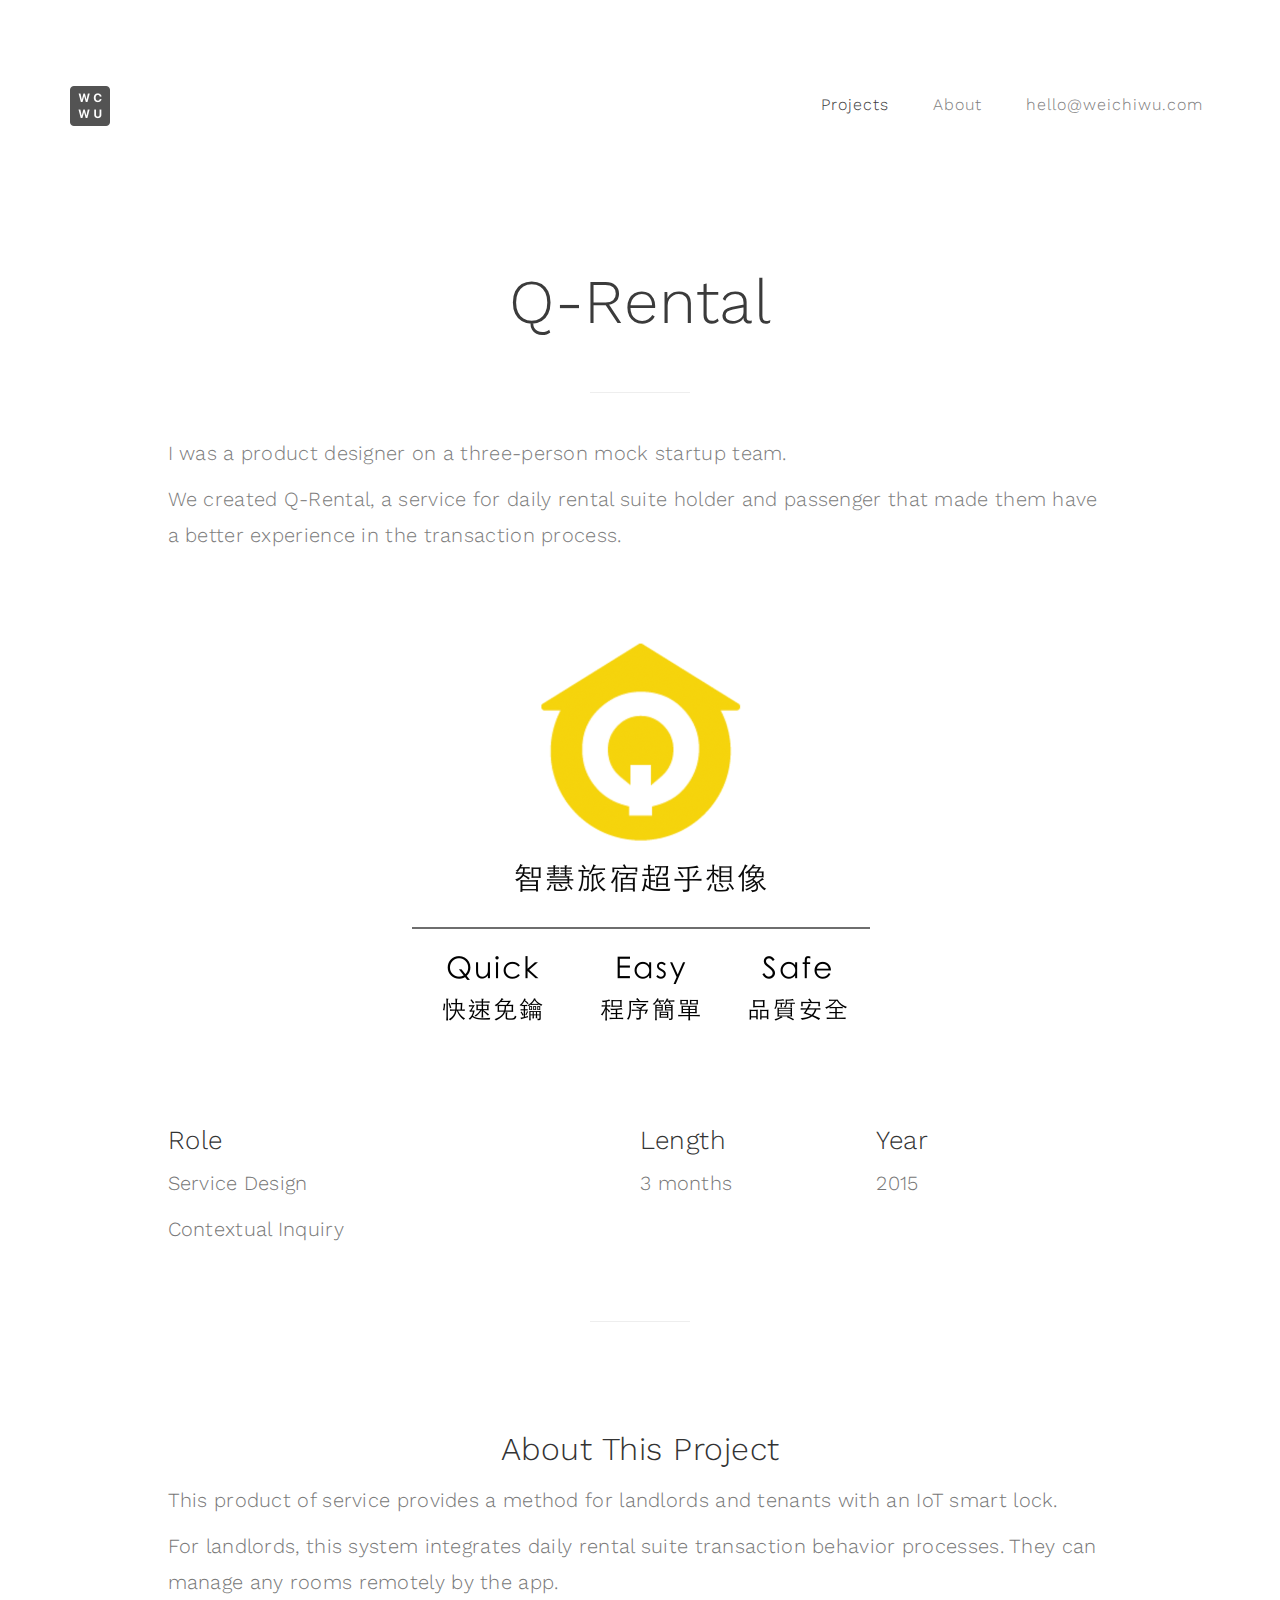
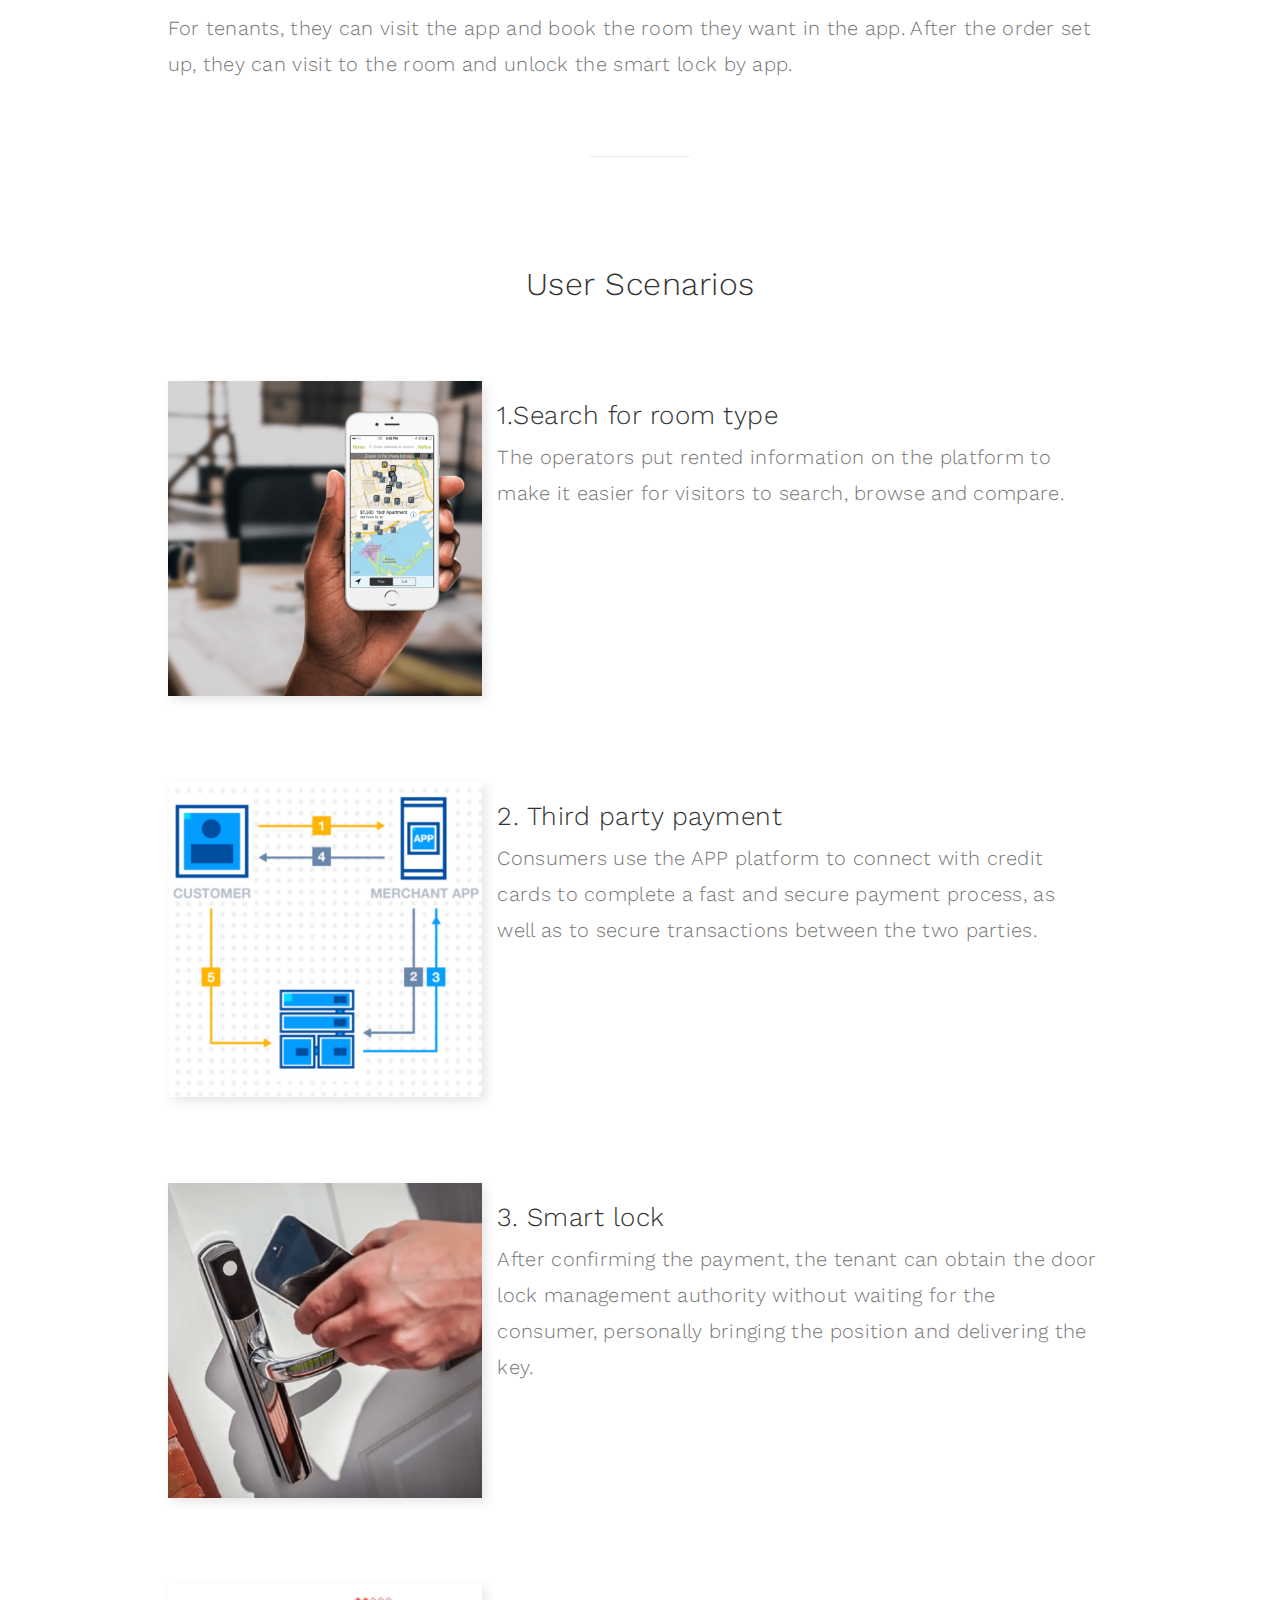
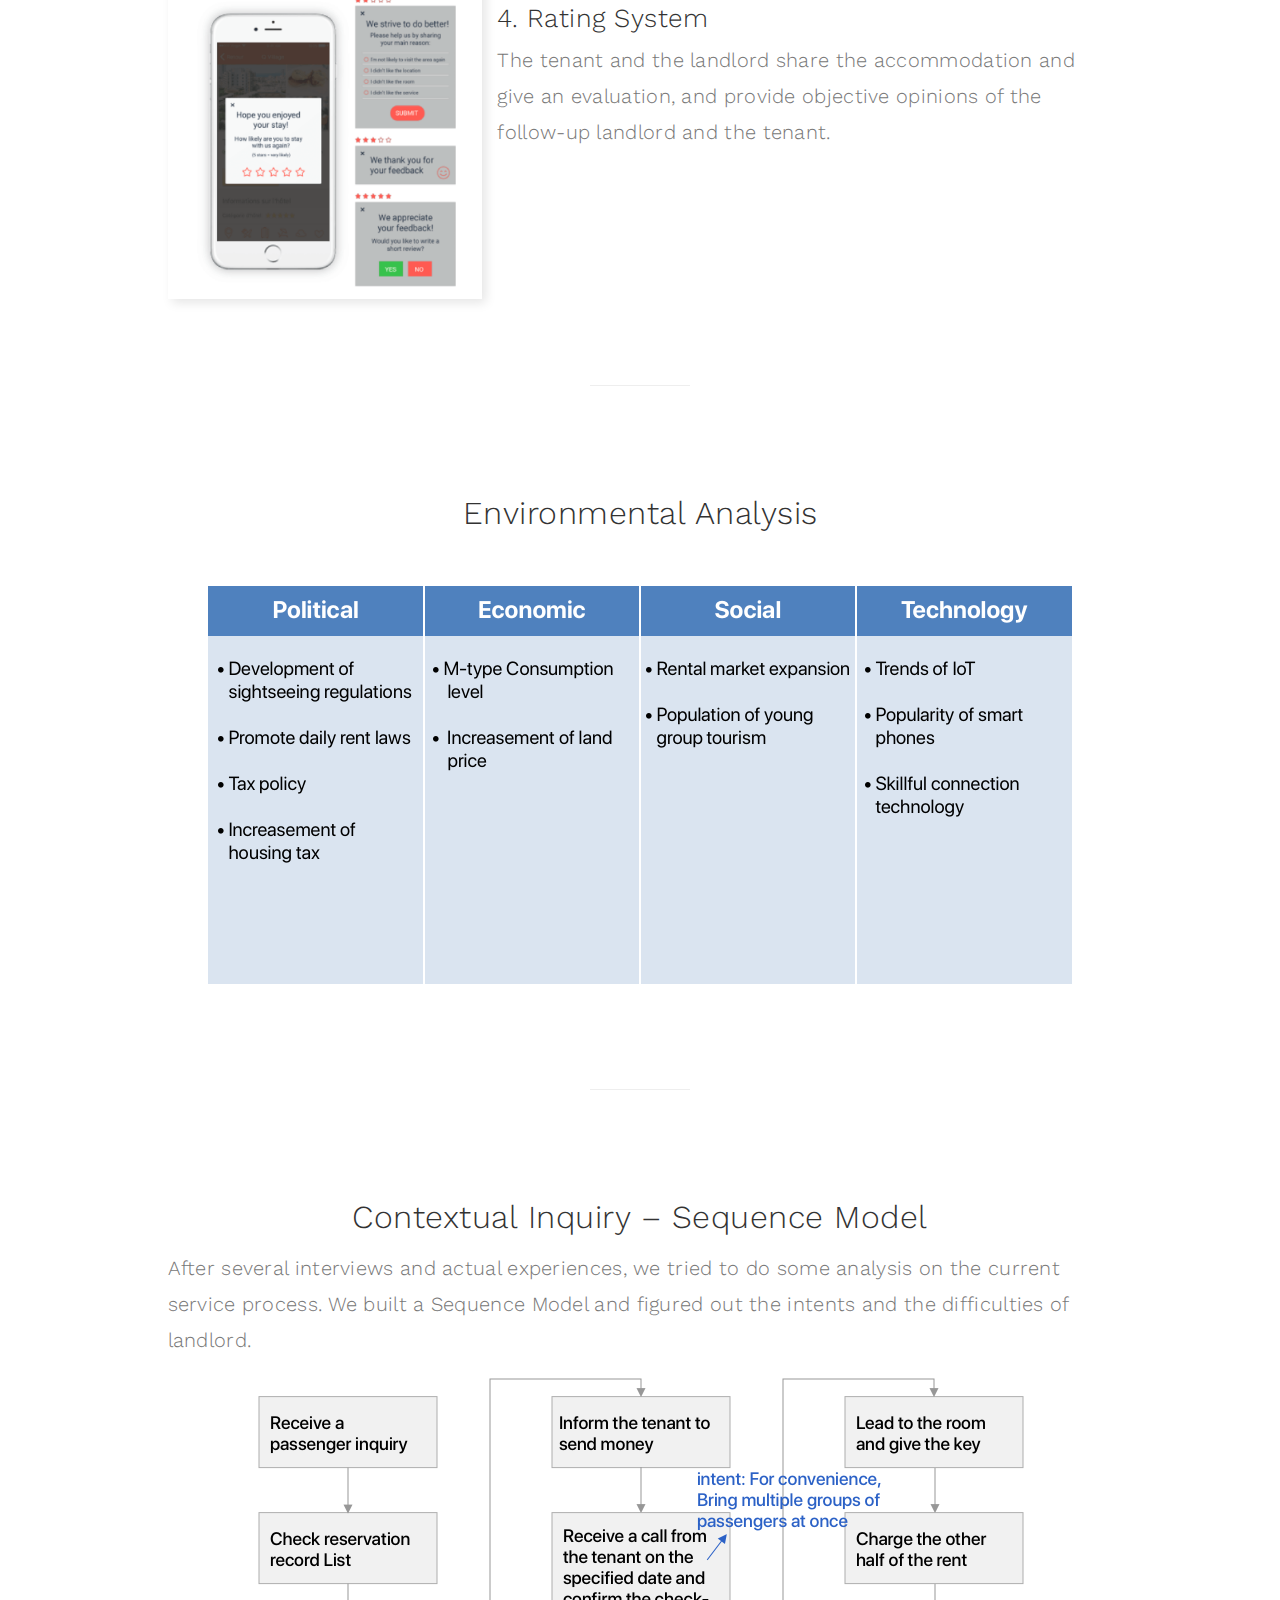
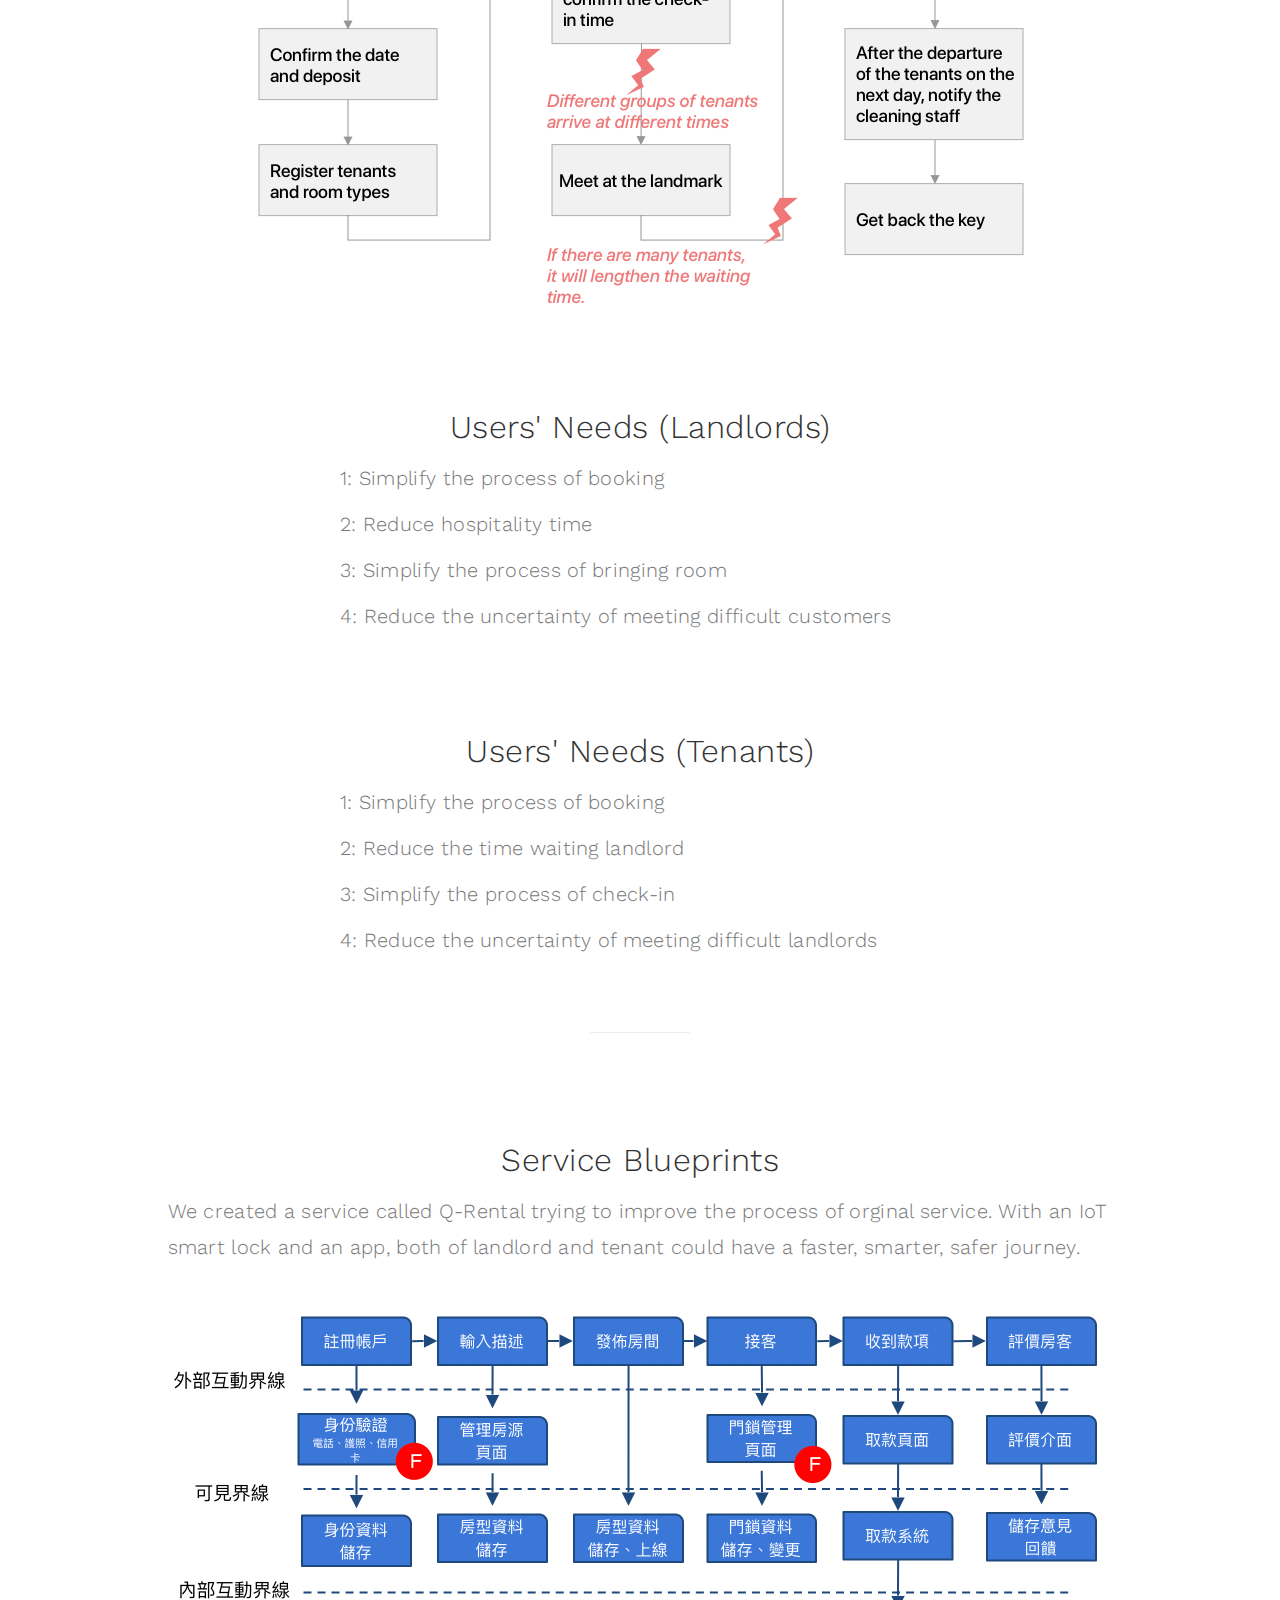
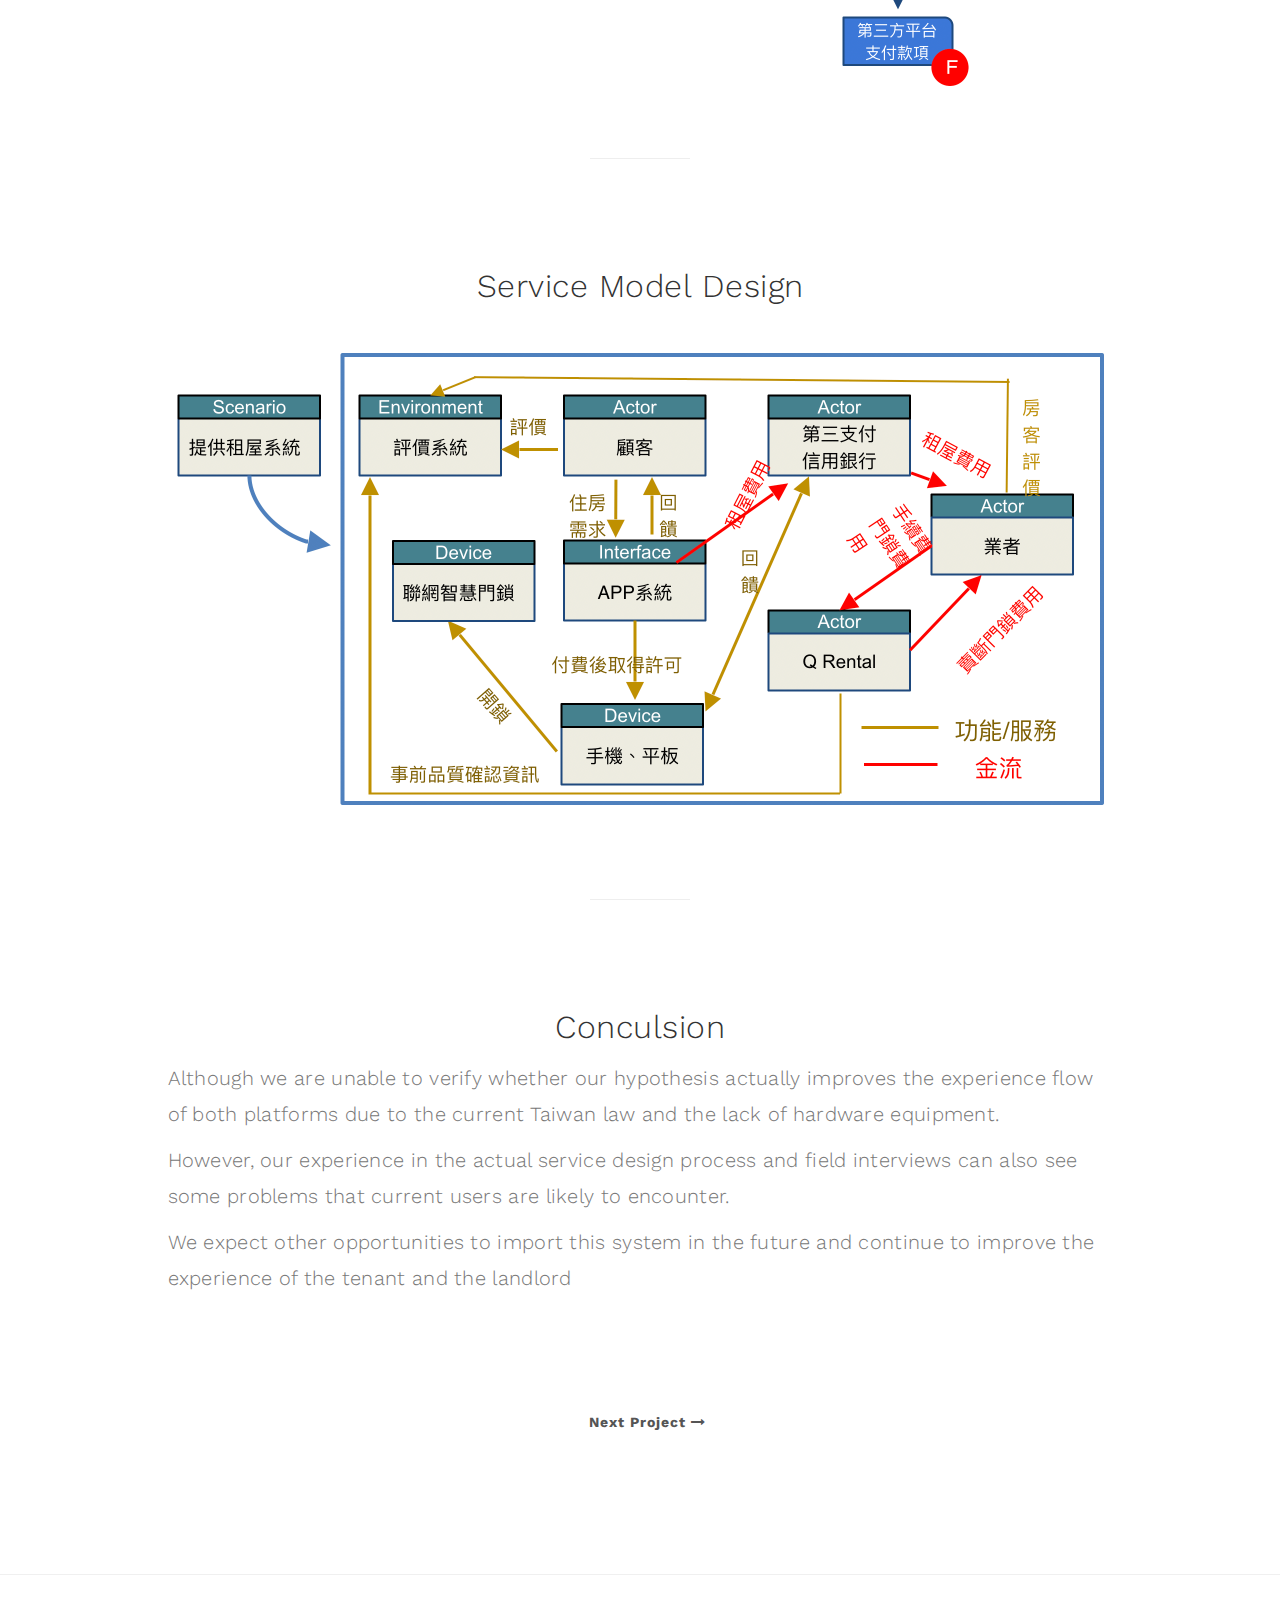
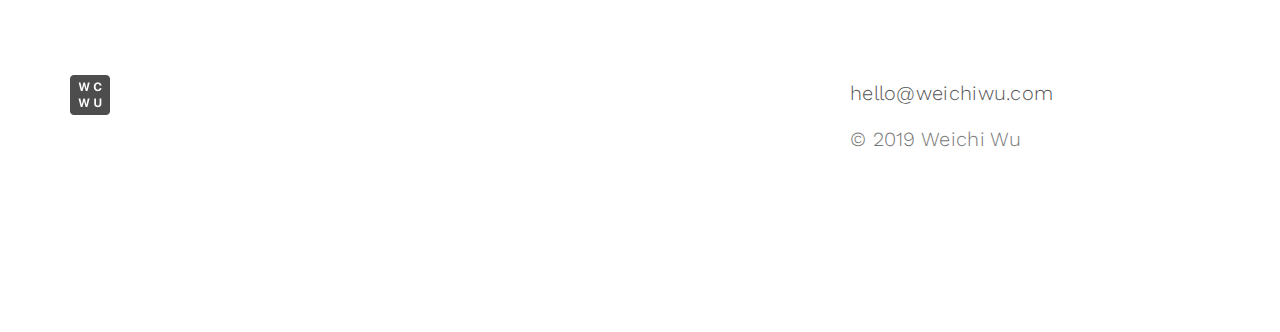
<file: project/qrtl.html>
<!DOCTYPE html>
<html lang="en">

<head>
     <!-- Global site tag (gtag.js) - Google Analytics -->
     <script async src="https://www.googletagmanager.com/gtag/js?id=UA-145855252-1"></script>
     <script>
          window.dataLayer = window.dataLayer || [];

          function gtag() {
               dataLayer.push(arguments);
          }
          gtag('js', new Date());

          gtag('config', 'UA-145855252-1');
     </script>
     <meta name="robots" content="noindex">
     <meta name="googlebot" content="noindex">
     <meta charset="UTF-8">
     <meta http-equiv="X-UA-Compatible" content="IE=Edge">
     <meta name="viewport" content="width=device-width, initial-scale=1, maximum-scale=1">

     <title>Weichi Wu - Portfolio</title>

     <link rel="stylesheet" href="../css/bootstrap.min.css">
     <link rel="stylesheet" href="../css/font-awesome.min.css">

     <!-- Main css -->
     <link rel="stylesheet" href="../css/style.css">
     <link href="https://fonts.googleapis.com/css?family=Work+Sans:300,400,700" rel="stylesheet">

     <!-- Favicons -->
     <link rel="shortcut icon" href="../images/favicon.png">

</head>

<body>

     <!-- PRE LOADER -->

     <div class="preloader">
          <div class="sk-spinner sk-spinner-wordpress">
               <span class="sk-inner-circle"></span>
          </div>
     </div>

     <!-- Navigation section  -->

     <div class="navbar navbar-default navbar-static-top" role="navigation">
          <div class="container">

               <div class="navbar-header">
                    <button class="navbar-toggle" data-toggle="collapse" data-target=".navbar-collapse">
                         <span class="icon icon-bar"></span>
                         <span class="icon icon-bar"></span>
                         <span class="icon icon-bar"></span>
                    </button>
                    <a href="/" class="navbar-brand"><img class="brand-icon" src="../images/wlogo_2x.png"></a>
               </div>
               <div class="collapse navbar-collapse">
                    <ul class="nav navbar-nav navbar-right">
                         <li class="active"><a href="/">Projects</a></li>
                         <li><a href="../about.html">About</a></li>
                         <li><a href="mailto:hello@weichiwu.com">hello@weichiwu.com</a></li>
                    </ul>
               </div>

          </div>
     </div>


     <!-- Single Project Section -->

     <section id="single-project">
          <div class="container">
               <div class="row">

                    <div class="col-md-offset-1 col-md-10 col-sm-12">
                         <h1>Q-Rental</h1>
                         <div class="clearfix"></div>
                         <hr>
                         <p>I was a product designer on a three-person mock startup team.</p>
                         <p>We created Q-Rental, a service for daily rental suite holder and passenger that made them
                              have a better experience in the transaction process.</p>

                         <div class="col-md-12 col-sm-12">
                              <img src="../images/q_e_t_l_bnr.png" class="img-responsive" alt="">
                         </div>

                         <div class="clearfix"></div>

                         <div class="col-md-6 col-sm-6">
                              <h3>Role</h3>
                              <p>Service Design</p>
                              <p>Contextual Inquiry</p>
                         </div>

                         <div class="col-md-3 col-sm-3">
                              <h3>Length</h3>
                              <p>3 months</p>
                         </div>

                         <div class="col-md-3 col-sm-3">
                              <h3>Year</h3>
                              <p>2015</p>
                         </div>

                         <div class="clearfix"></div>
                         <hr>

                         <div class="col-md-12 col-sm-12 text-center">
                              <h2>About This Project</h2>
                              <p>This product of service provides a method for landlords and tenants with an IoT
                                   smart lock.</p>
                              <p>For landlords, this system integrates daily rental suite transaction behavior
                                   processes. They can manage any rooms remotely by the app.</p>
                              <p>For tenants, they can visit the app and book the room they want in the app. After the
                                   order set up, they can visit to the room and unlock the smart lock by app.</p>
                         </div>

                         <div class="clearfix"></div>
                         <hr>

                         <div class="col-md-12 col-sm-12 text-center">
                              <h2>User Scenarios</h2>
                         </div>
                         <div class="col-md-12 col-sm-12">
                              <div class="col-md-4 col-sm-12">
                                   <img src="../images/q_e_t_l_1.png" class="img-responsive box-shadow">
                              </div>

                              <div class="col-md-8 col-sm-12">
                                   <h3>1.Search for room type</h3>
                                   <p>The operators put rented information on the platform to make it easier for
                                        visitors to search, browse and compare.</p>
                              </div>
                         </div>
                         <div class="col-md-12 col-sm-12">
                              <div class="col-md-4 col-sm-12">
                                   <img src="../images/q_e_t_l_2.png" class="img-responsive box-shadow">
                              </div>

                              <div class="col-md-8 col-sm-12">
                                   <h3>2. Third party payment</h3>
                                   <p>Consumers use the APP platform to connect with credit cards to complete a fast and
                                        secure payment process, as well as to secure transactions between the two
                                        parties.</p>
                              </div>
                         </div>
                         <div class="col-md-12 col-sm-12">
                              <div class="col-md-4 col-sm-12">
                                   <img src="../images/q_e_t_l_3.png" class="img-responsive box-shadow">
                              </div>

                              <div class="col-md-8 col-sm-12">
                                   <h3>3. Smart lock</h3>
                                   <p>After confirming the payment, the tenant can obtain the door lock management
                                        authority without waiting for the consumer, personally bringing the position and
                                        delivering the key.</p>
                              </div>
                         </div>
                         <div class="col-md-12 col-sm-12">
                              <div class="col-md-4 col-sm-12">
                                   <img src="../images/q_e_t_l_4.png" class="img-responsive box-shadow">
                              </div>

                              <div class="col-md-8 col-sm-12">
                                   <h3>4. Rating System</h3>
                                   <p>The tenant and the landlord share the accommodation and give an evaluation, and
                                        provide objective opinions of the follow-up landlord and the tenant.</p>
                              </div>
                         </div>

                         <div class="clearfix"></div>
                         <hr>

                         <div class="col-md-12 col-sm-12 text-center">
                              <h2>Environmental Analysis</h2>
                              <img src="../images/q_e_t_l_ea.png" class="img-responsive" alt="">
                         </div>

                         <div class="clearfix"></div>
                         <hr>

                         <div class="col-md-12 col-sm-12 text-center">
                              <h2>Contextual Inquiry – Sequence Model</h2>
                              <p>After several interviews and actual experiences, we tried to do some analysis on the
                                   current service process. We built a Sequence Model and figured out the intents and
                                   the difficulties of
                                   landlord.</p>
                              <img src="../images/q_e_t_l_sqmd.png" class="img-responsive" alt="">
                         </div>

                         <div class="col-md-12 col-sm-12 text-center">
                              <h2>Users' Needs (Landlords)</h2>
                              <div class="col-md-2 col-sm-2"></div>
                              <div class="col-md-8 col-sm-8">
                                   <p>1: Simplify the process of booking</p>
                                   <p>2: Reduce hospitality time</p>
                                   <p>3: Simplify the process of bringing room</p>
                                   <p>4: Reduce the uncertainty of meeting difficult customers</p>
                              </div>
                              <div class="col-md-2 col-sm-2"></div>
                         </div>

                         <div class="col-md-12 col-sm-12 text-center">
                              <h2>Users' Needs (Tenants)</h2>
                              <div class="col-md-2 col-sm-2"></div>
                              <div class="col-md-8 col-sm-8">
                                   <p>1: Simplify the process of booking</p>
                                   <p>2: Reduce the time waiting landlord</p>
                                   <p>3: Simplify the process of check-in</p>
                                   <p>4: Reduce the uncertainty of meeting difficult landlords</p>
                              </div>
                              <div class="col-md-2 col-sm-2"></div>
                         </div>

                         <div class="clearfix"></div>
                         <hr>

                         <div class="col-md-12 col-sm-12 text-center">
                              <h2>Service Blueprints</h2>
                              <p>We created a service called Q-Rental trying to improve the process of orginal service.
                                   With an IoT smart lock and an app, both of landlord and tenant could have a faster,
                                   smarter, safer journey.</p>
                              <img src="../images/q_e_t_l_sb.png" class="img-responsive" alt="">
                         </div>

                         <div class="clearfix"></div>
                         <hr>

                         <div class="col-md-12 col-sm-12 text-center">
                              <h2>Service Model Design</h2>
                              <!-- <p></p> -->
                              <img src="../images/q_e_t_l_smd.png" class="img-responsive" alt="">
                         </div>

                         <div class="clearfix"></div>
                         <hr>

                         <div class="col-md-12 col-sm-12 text-center">
                              <h2>Conculsion</h2>
                              <p>Although we are unable to verify whether our hypothesis actually improves the
                                   experience flow of both platforms due to the current Taiwan law and the lack of
                                   hardware equipment.</p>

                              <p>However, our experience in the actual service design process and field interviews can
                                   also see some problems that current users are likely to encounter.</p>

                              <p>We expect other opportunities to import this system in the future and continue to
                                   improve the experience of the tenant and the landlord</p>
                         </div>

                         <div class="col-md-12 col-sm-12 text-center" style="margin-top: 42px">
                              <a href="qrpa.html">Next Project <i class="fa fa-long-arrow-right"></i></a>
                         </div>

                    </div>

               </div>
          </div>
     </section>

     <!-- Footer Section -->

     <footer>
          <div class="container">
               <div class="row">

                    <div class="col-md-3 col-sm-3">
                         <a href="/"><img class="brand-icon" src="../images/wlogo_2x.png"></a>
                    </div>

                    <div class="col-md-4 col-sm-4">
                         <p></p>
                    </div>

                    <div class="col-md-offset-1 col-md-4 col-sm-offset-1 col-sm-3">
                         <p><a href="mailto:hello@weichiwu.com">hello@weichiwu.com</a></p>
                         <p>© 2019 Weichi Wu</p>
                    </div>

                    <div class="clearfix col-md-12 col-sm-12">
                         <hr>
                    </div>

               </div>
          </div>
     </footer>


     <!-- SCRIPTS -->

     <script src="../js/jquery.js"></script>
     <script src="../js/bootstrap.min.js"></script>
     <script src="../js/custom.js"></script>

</body>

</html>
</file>
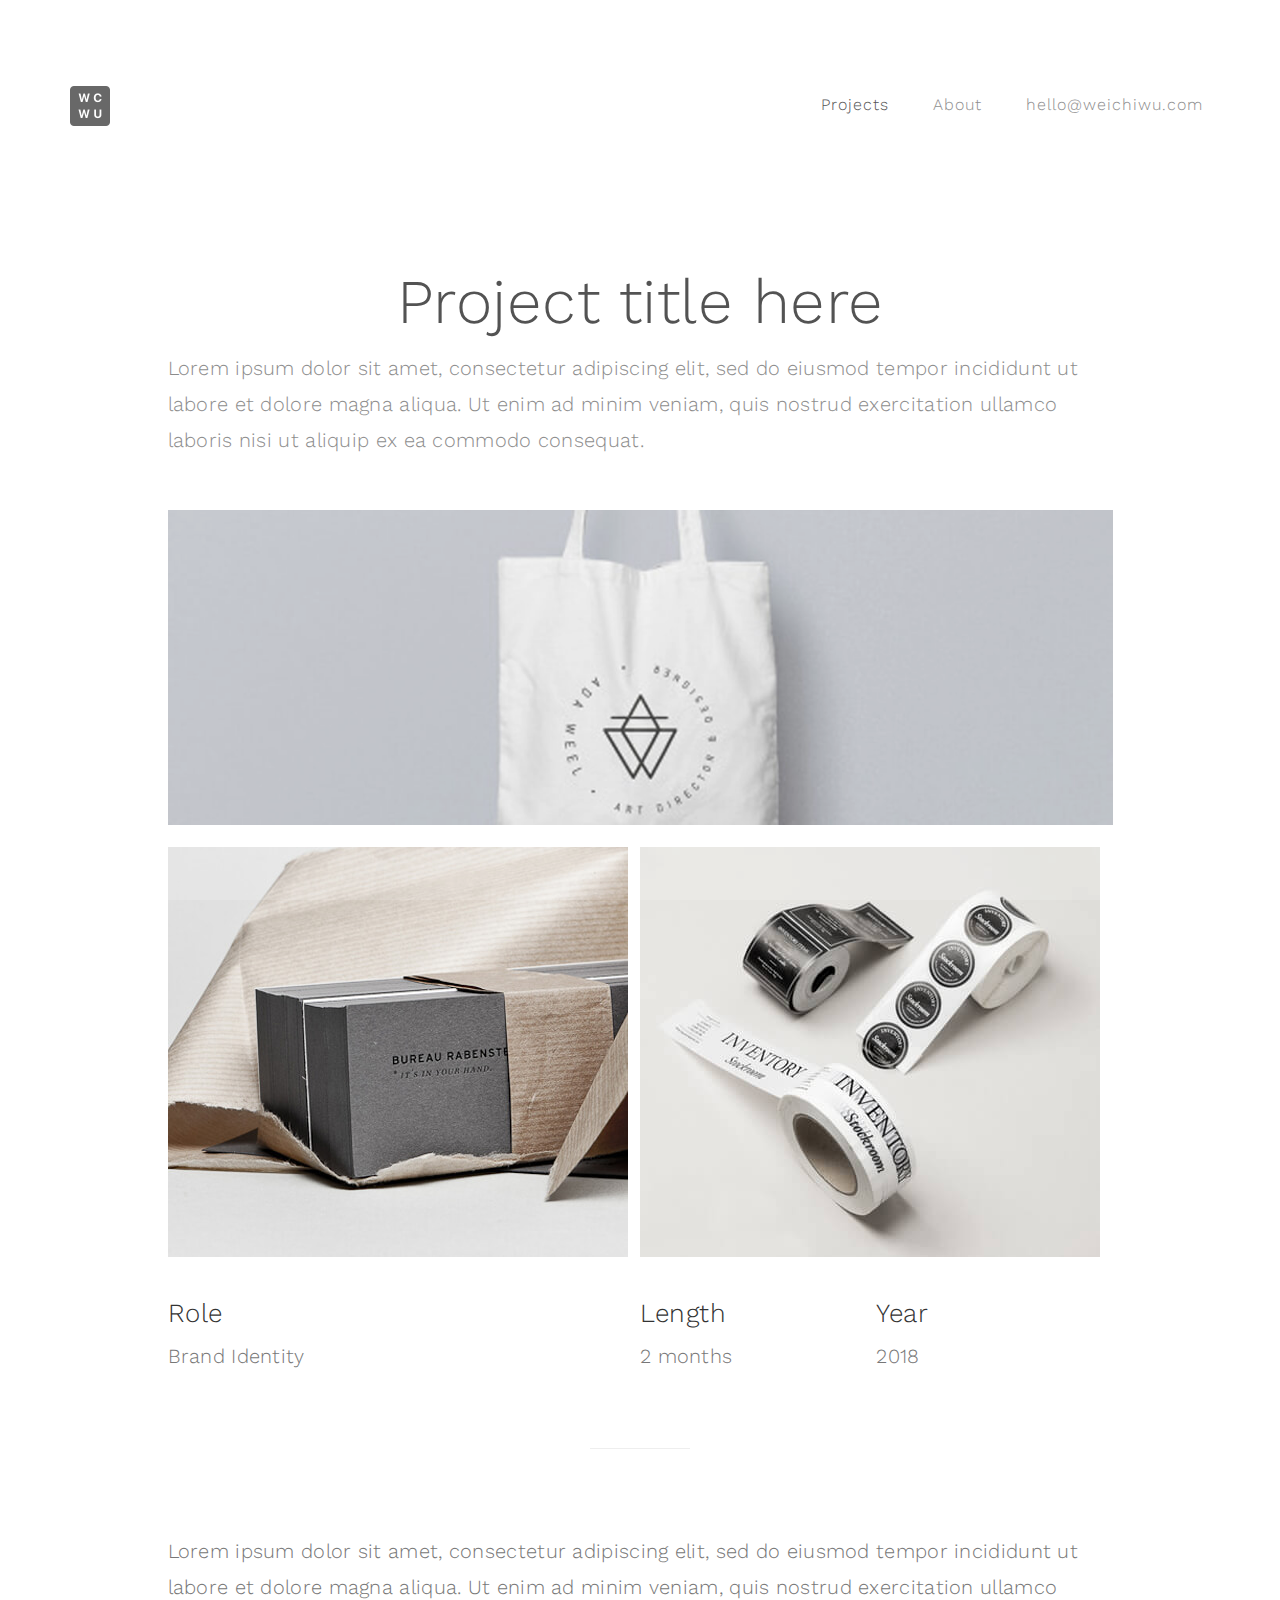
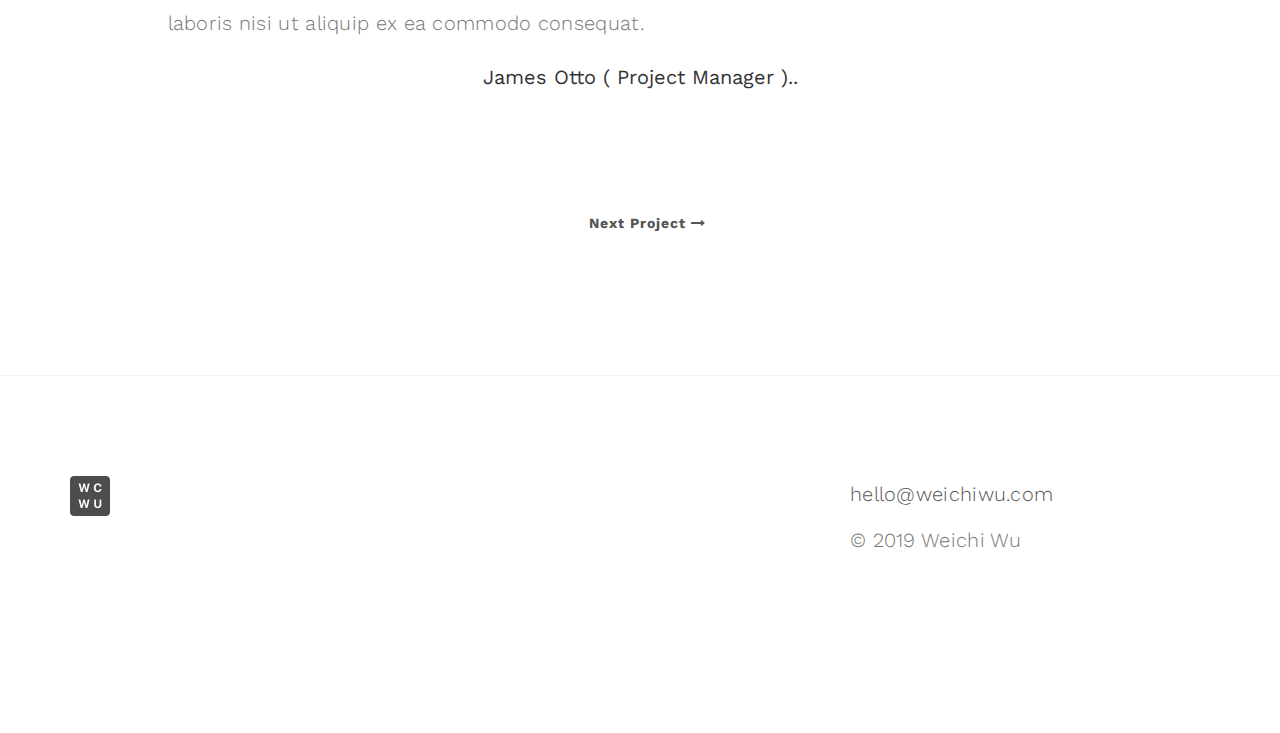
<file: project/single-project.html>
<!DOCTYPE html>
<html lang="en">

<head>
     <meta name="robots" content="noindex">
     <meta name="googlebot" content="noindex">
     <meta charset="UTF-8">
     <meta http-equiv="X-UA-Compatible" content="IE=Edge">
     <meta name="viewport" content="width=device-width, initial-scale=1, maximum-scale=1">
     <title>Weichi Wu - Portfolio</title>

     <link rel="stylesheet" href="../css/bootstrap.min.css">
     <link rel="stylesheet" href="../css/font-awesome.min.css">

     <!-- Main css -->
     <link rel="stylesheet" href="../css/style.css">
     <link href="https://fonts.googleapis.com/css?family=Work+Sans:300,400,700" rel="stylesheet">

     <!-- Favicons -->
     <link rel="shortcut icon" href="../images/favicon.png">

</head>

<body>

     <!-- PRE LOADER -->

     <div class="preloader">
          <div class="sk-spinner sk-spinner-wordpress">
               <span class="sk-inner-circle"></span>
          </div>
     </div>

     <!-- Navigation section  -->

     <div class="navbar navbar-default navbar-static-top" role="navigation">
          <div class="container">

               <div class="navbar-header">
                    <button class="navbar-toggle" data-toggle="collapse" data-target=".navbar-collapse">
                         <span class="icon icon-bar"></span>
                         <span class="icon icon-bar"></span>
                         <span class="icon icon-bar"></span>
                    </button>
                    <a href="/" class="navbar-brand"><img class="brand-icon" src="../images/wlogo_2x.png"></a>
               </div>
               <div class="collapse navbar-collapse">
                    <ul class="nav navbar-nav navbar-right">
                         <li class="active"><a href="/">Projects</a></li>
                         <li><a href="../about.html">About</a></li>
                         <li><a href="mailto:hello@weichiwu.com">hello@weichiwu.com</a></li>
                    </ul>
               </div>

          </div>
     </div>


     <!-- Single Project Section -->

     <section id="single-project">
          <div class="container">
               <div class="row">

                    <div class="col-md-offset-1 col-md-10 col-sm-12">
                         <h1>Project title here</h1>
                         <p>Lorem ipsum dolor sit amet, consectetur adipiscing elit, sed do eiusmod tempor incididunt ut
                              labore et dolore magna aliqua. Ut enim ad minim veniam, quis nostrud exercitation ullamco
                              laboris nisi ut aliquip ex ea commodo consequat.</p>

                         <div class="col-md-12 col-sm-12">
                              <img src="../images/single-project-img.jpg" class="img-responsive" alt="">
                         </div>

                         <div class="col-md-6 col-sm-6">
                              <img src="../images/portfolio-img2.jpg" class="img-responsive" alt="">
                         </div>

                         <div class="col-md-6 col-sm-6">
                              <img src="../images/portfolio-img3.jpg" class="img-responsive" alt="">
                         </div>

                         <div class="clearfix"></div>

                         <div class="col-md-6 col-sm-6">
                              <h3>Role</h3>
                              <p>Brand Identity</p>
                         </div>

                         <div class="col-md-3 col-sm-3">
                              <h3>Length</h3>
                              <p>2 months</p>
                         </div>

                         <div class="col-md-3 col-sm-3">
                              <h3>Year</h3>
                              <p>2018</p>
                         </div>

                         <div class="clearfix"></div>
                         <hr>

                         <div class="col-md-12 col-sm-12 text-center">
                              <p>Lorem ipsum dolor sit amet, consectetur adipiscing elit, sed do eiusmod tempor
                                   incididunt ut labore et dolore magna aliqua. Ut enim ad minim veniam, quis nostrud
                                   exercitation ullamco laboris nisi ut aliquip ex ea commodo consequat.</p>
                              <strong>James Otto ( Project Manager )..</strong>
                         </div>

                         <div class="col-md-12 col-sm-12 text-center" style="margin-top: 42px">
                              <a href="#">Next Project <i class="fa fa-long-arrow-right"></i></a>
                         </div>

                    </div>

               </div>
          </div>
     </section>

     <!-- Footer Section -->

     <footer>
          <div class="container">
               <div class="row">

                    <div class="col-md-3 col-sm-3">
                         <a href="/"><img class="brand-icon" src="../images/wlogo_2x.png"></a>
                    </div>

                    <div class="col-md-4 col-sm-4">
                         <p></p>
                    </div>

                    <div class="col-md-offset-1 col-md-4 col-sm-offset-1 col-sm-3">
                         <p><a href="mailto:hello@weichiwu.com">hello@weichiwu.com</a></p>
                         <p>© 2019 Weichi Wu</p>
                    </div>

                    <div class="clearfix col-md-12 col-sm-12">
                         <hr>
                    </div>

               </div>
          </div>
     </footer>


     <!-- SCRIPTS -->

     <script src="../js/jquery.js"></script>
     <script src="../js/bootstrap.min.js"></script>
     <script src="../js/custom.js"></script>

</body>

</html>
</file>
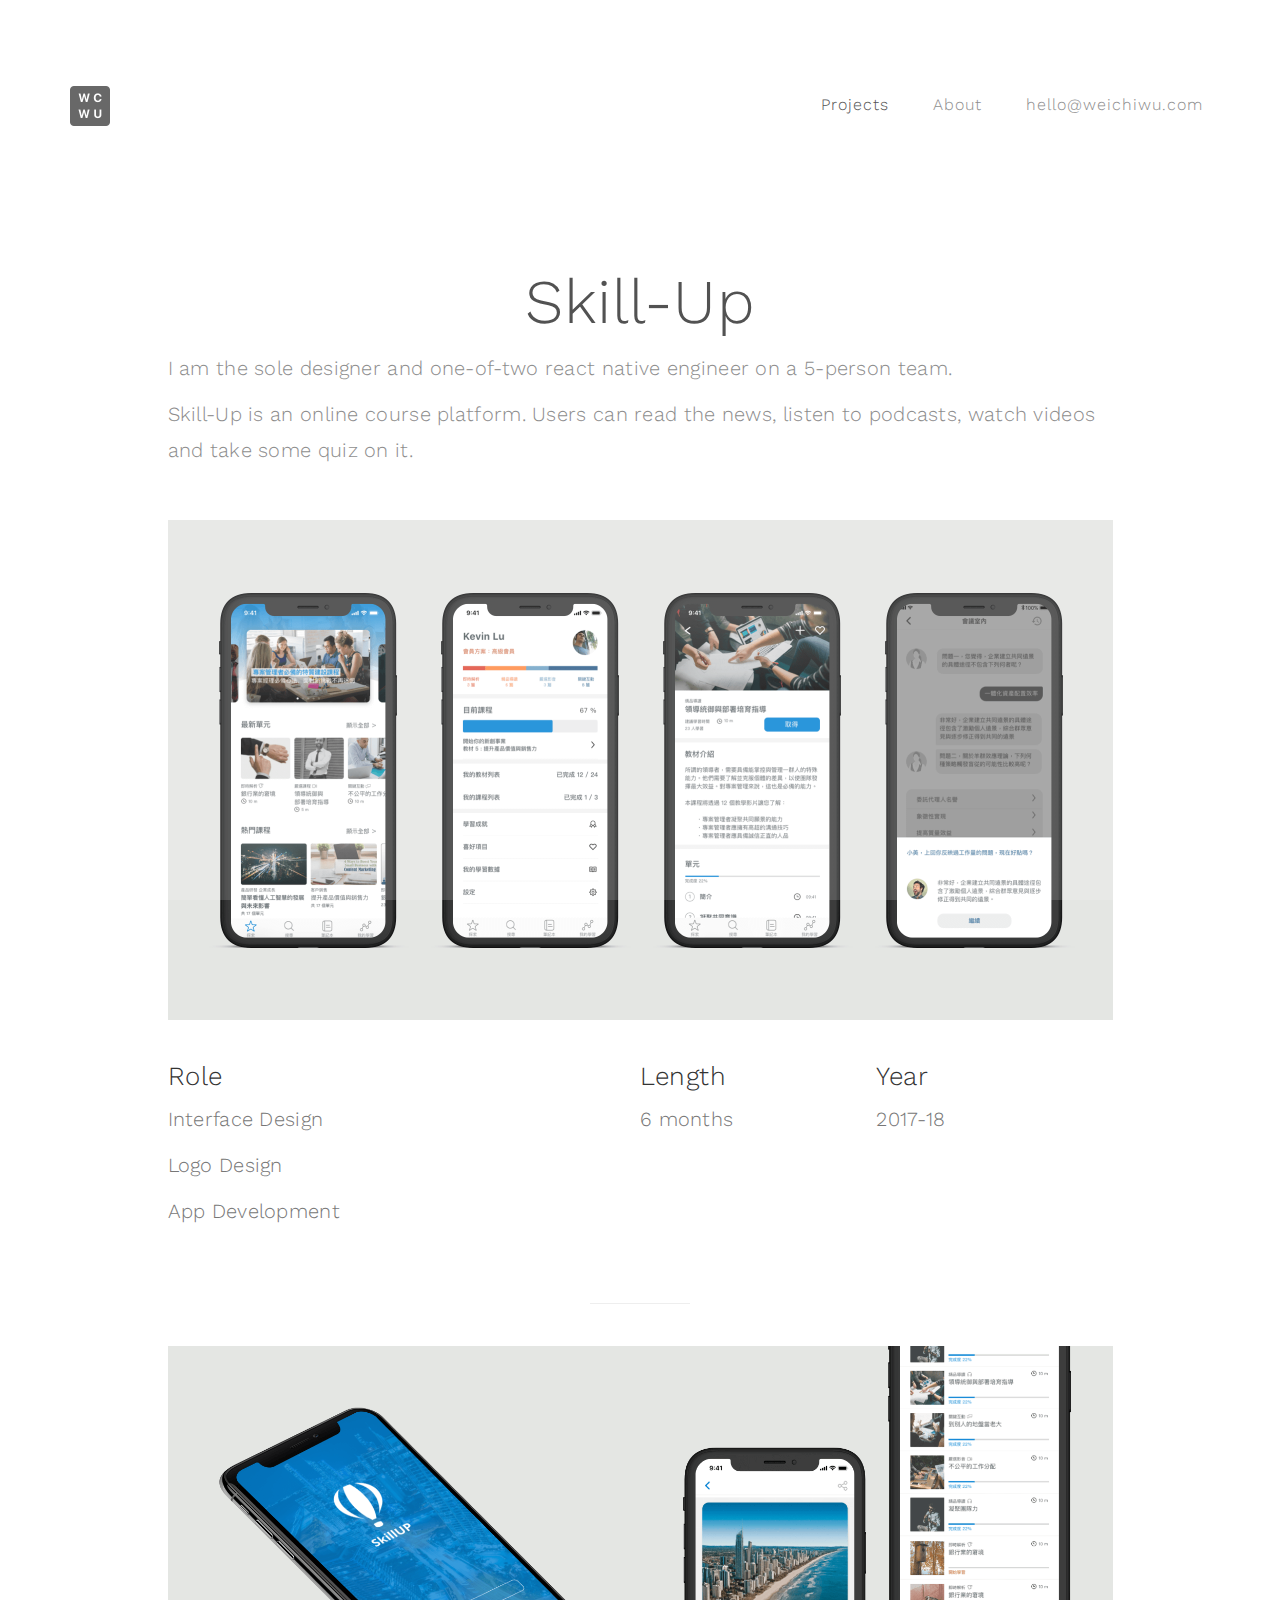
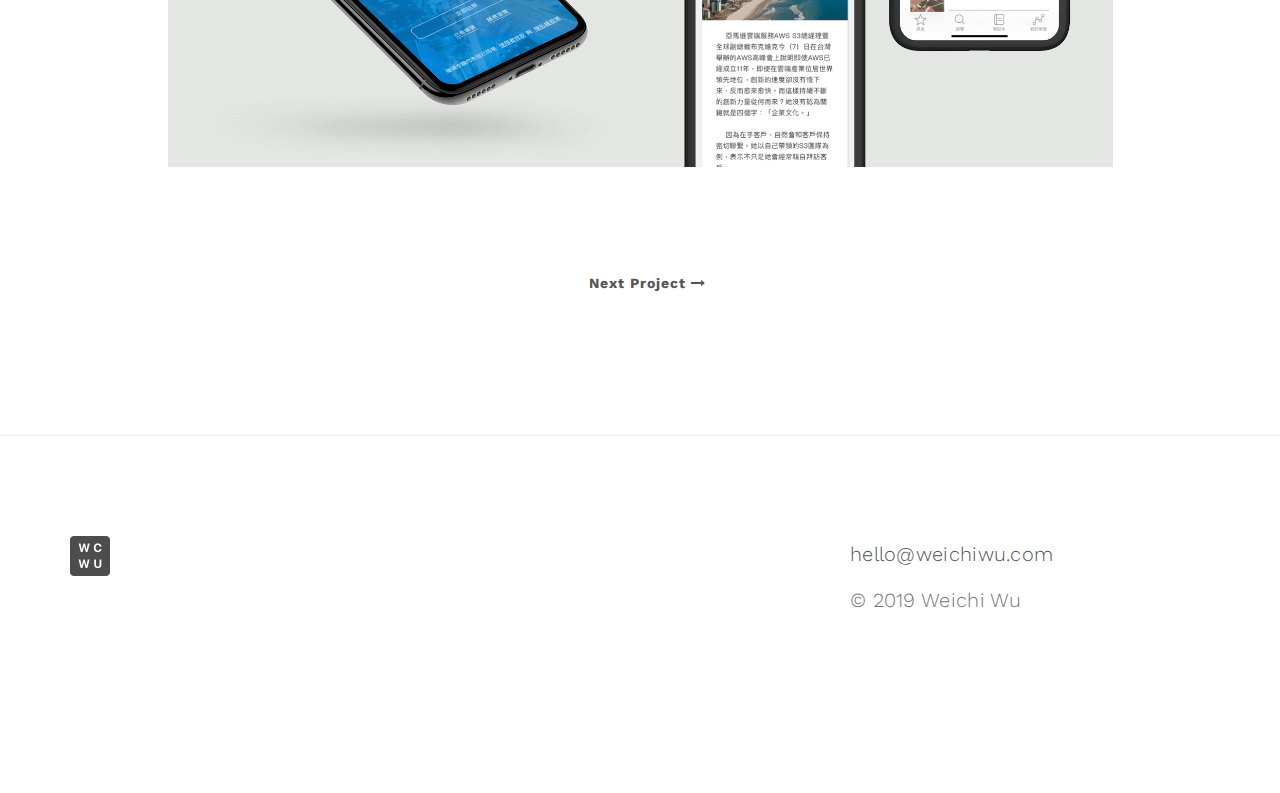
<file: project/su.html>
<!DOCTYPE html>
<html lang="en">

<head>
     <!-- Global site tag (gtag.js) - Google Analytics -->
     <script async src="https://www.googletagmanager.com/gtag/js?id=UA-145855252-1"></script>
     <script>
          window.dataLayer = window.dataLayer || [];

          function gtag() {
               dataLayer.push(arguments);
          }
          gtag('js', new Date());

          gtag('config', 'UA-145855252-1');
     </script>
     <meta name="robots" content="noindex">
     <meta name="googlebot" content="noindex">
     <meta charset="UTF-8">
     <meta http-equiv="X-UA-Compatible" content="IE=Edge">
     <meta name="viewport" content="width=device-width, initial-scale=1, maximum-scale=1">
     <title>Weichi Wu - Portfolio</title>

     <link rel="stylesheet" href="../css/bootstrap.min.css">
     <link rel="stylesheet" href="../css/font-awesome.min.css">

     <!-- Main css -->
     <link rel="stylesheet" href="../css/style.css">
     <link href="https://fonts.googleapis.com/css?family=Work+Sans:300,400,700" rel="stylesheet">

     <!-- Favicons -->
     <link rel="shortcut icon" href="../images/favicon.png">

</head>

<body>

     <!-- PRE LOADER -->

     <div class="preloader">
          <div class="sk-spinner sk-spinner-wordpress">
               <span class="sk-inner-circle"></span>
          </div>
     </div>

     <!-- Navigation section  -->

     <div class="navbar navbar-default navbar-static-top" role="navigation">
          <div class="container">

               <div class="navbar-header">
                    <button class="navbar-toggle" data-toggle="collapse" data-target=".navbar-collapse">
                         <span class="icon icon-bar"></span>
                         <span class="icon icon-bar"></span>
                         <span class="icon icon-bar"></span>
                    </button>
                    <a href="/" class="navbar-brand"><img class="brand-icon" src="../images/wlogo_2x.png"></a>
               </div>
               <div class="collapse navbar-collapse">
                    <ul class="nav navbar-nav navbar-right">
                         <li class="active"><a href="/">Projects</a></li>
                         <li><a href="../about.html">About</a></li>
                         <li><a href="mailto:hello@weichiwu.com">hello@weichiwu.com</a></li>
                    </ul>
               </div>

          </div>
     </div>


     <!-- Single Project Section -->

     <section id="single-project">
          <div class="container">
               <div class="row">

                    <div class="col-md-offset-1 col-md-10 col-sm-12">
                         <h1>Skill-Up</h1>
                         <p>I am the sole designer and one-of-two react native engineer on a 5-person team. </p>
                         <p>Skill-Up is an online course platform. Users can read the news, listen to podcasts, watch
                              videos and take some quiz on it.</p>

                         <div class="col-md-12 col-sm-12">
                              <img src="../images/d_c_dm.png" class="img-responsive" alt="">
                         </div>

                         <div class="clearfix" style="clear: both"></div>

                         <div class="col-md-6 col-sm-6">
                              <h3>Role</h3>
                              <p>Interface Design</p>
                              <p>Logo Design</p>
                              <p>App Development</p>
                         </div>

                         <div class="col-md-3 col-sm-3">
                              <h3>Length</h3>
                              <p>6 months</p>
                         </div>

                         <div class="col-md-3 col-sm-3">
                              <h3>Year</h3>
                              <p>2017-18</p>
                         </div>

                         <div class="clearfix" style="clear: both"></div>
                         <hr>

                         <div class="col-md-6 col-sm-6">
                              <img src="../images/d_c_.png" class="img-responsive" alt="">
                         </div>

                         <div class="col-md-6 col-sm-6">
                              <img src="../images/d_c_2.png" class="img-responsive" style="float: right;">
                         </div>

                         <div class="clearfix"></div>

                         <div class="col-md-12 col-sm-12 text-center" style="margin-top: 42px">
                              <a href="nail.html">Next Project <i class="fa fa-long-arrow-right"></i></a>
                         </div>

                    </div>

               </div>
          </div>
     </section>

     <!-- Footer Section -->

     <footer>
          <div class="container">
               <div class="row">

                    <div class="col-md-3 col-sm-3">
                         <a href="/"><img class="brand-icon" src="../images/wlogo_2x.png"></a>
                    </div>

                    <div class="col-md-4 col-sm-4">
                         <p></p>
                    </div>

                    <div class="col-md-offset-1 col-md-4 col-sm-offset-1 col-sm-3">
                         <p><a href="mailto:hello@weichiwu.com">hello@weichiwu.com</a></p>
                         <p>© 2019 Weichi Wu</p>
                    </div>

                    <div class="clearfix col-md-12 col-sm-12">
                         <hr>
                    </div>

               </div>
          </div>
     </footer>


     <!-- SCRIPTS -->

     <script src="../js/jquery.js"></script>
     <script src="../js/bootstrap.min.js"></script>
     <script src="../js/custom.js"></script>

</body>

</html>
</file>
<file: css/style.css>
body {
  background: #ffffff;
  font-family: 'Work Sans', sans-serif;
  font-style: normal;
  font-weight: 300;
  overflow-x: hidden;
}


/*---------------------------------------
    Typorgraphy              
-----------------------------------------*/

h1,
h2,
h3,
h4,
h5,
h6 {
  font-style: normal;
  font-weight: 300;
  letter-spacing: 0.5px;
}

h1 {
  font-size: 62px;
  padding-bottom: 14px;
  margin-bottom: 0px;
}

h2 {
  font-size: 32px;
  line-height: 46px;
}

h3 {
  font-size: 26px;
}

h4 {
  color: #666;
  font-size: 12px;
  font-weight: normal;
  letter-spacing: 2px;
}

p {
  color: #777;
  font-size: 20px;
  font-weight: 300;
  line-height: 36px;
  letter-spacing: 0.3px;
}

strong {
  font-weight: 400;
  font-size: 20px;
}

.btn-success:focus {
  background-color: #000;
  border-color: transparent;
}


/*---------------------------------------
    General               
-----------------------------------------*/

html {
  -webkit-font-smoothing: antialiased;
}

a {
  color: #4d638c;
  -webkit-transition: 0.5s;
  -o-transition: 0.5s;
  transition: 0.5s;
  text-decoration: none !important;
}

a:hover,
a:active,
a:focus {
  color: #4d638c;
  outline: none;
}

* {
  -webkit-box-sizing: border-box;
  -moz-box-sizing: border-box;
  box-sizing: border-box;
}

*:before,
*:after {
  -webkit-box-sizing: border-box;
  -moz-box-sizing: border-box;
  box-sizing: border-box;
}

#portfolio,
#about,
#blog,
#contact,
#single-project,
#blog-single-post {
  padding-top: 80px;
  padding-bottom: 120px;
}

.section-title {
  position: relative;
  padding-bottom: 42px;
  text-align: center;
}

.section-title h3 {
  color: #555;
  font-weight: 400;
  letter-spacing: 4px;
}


/*---------------------------------------
    Preloader section              
-----------------------------------------*/

.preloader {
  position: fixed;
  top: 0;
  left: 0;
  width: 100%;
  height: 100%;
  z-index: 99999;
  display: flex;
  flex-flow: row nowrap;
  justify-content: center;
  align-items: center;
  background: none repeat scroll 0 0 #ffffff;
}

.sk-spinner-wordpress.sk-spinner {
  background-color: 'transparent';
  /* background-color: #bdc3c7; */
  width: 40px;
  height: 40px;
  border-radius: 40px;
  position: relative;
  -webkit-animation: sk-innerCircle 1s linear infinite;
  animation: sk-innerCircle 1s linear infinite;
}

.sk-spinner-wordpress .sk-inner-circle {
  display: block;
  background-color: 'transparent';
  width: 16px;
  height: 16px;
  position: absolute;
  border-radius: 8px;
  top: 5px;
  left: 5px;
}

@-webkit-keyframes sk-innerCircle {
  0% {
    -webkit-transform: rotate(0);
    transform: rotate(0);
  }

  100% {
    -webkit-transform: rotate(360deg);
    transform: rotate(360deg);
  }
}

@keyframes sk-innerCircle {
  0% {
    -webkit-transform: rotate(0);
    transform: rotate(0);
  }

  100% {
    -webkit-transform: rotate(360deg);
    transform: rotate(360deg);
  }
}



/*---------------------------------------
    Main Navigation             
-----------------------------------------*/

.navbar-default {
  background: #ffffff;
  padding: 18px 0;
  border: none;
  margin-top: 62px;
}

.navbar-default .navbar-collapse,
.navbar-default .navbar-form {
  border-color: transparent;
}

.navbar-default .navbar-brand {
  padding-top: 6px;
}

.brand-icon {
  width: 40px;
  height: 40px;
}

.navbar-default .navbar-nav li a {
  color: #777;
  font-size: 16px;
  letter-spacing: 1px;
  -webkit-transition: all 0.4s ease-in-out;
  transition: all 0.4s ease-in-out;
  padding-right: 22px;
  padding-left: 22px;
}

.navbar-default .navbar-nav>li a:hover {
  color: #333 !important;
}

.navbar-default .navbar-nav>li>a:hover,
.navbar-default .navbar-nav>li>a:focus {
  color: #777;
  background-color: transparent;
}

.navbar-default .navbar-nav li a:hover,
.navbar-default .navbar-nav .active>a {
  color: #333;
}

.navbar-default .navbar-nav>.active>a,
.navbar-default .navbar-nav>.active>a:hover,
.navbar-default .navbar-nav>.active>a:focus {
  color: #333;
  background-color: transparent;
}

.navbar-default .navbar-toggle {
  border: none;
  padding-top: 10px;
}

.navbar-default .navbar-toggle .icon-bar {
  background: #bdc3c7;
  border-color: transparent;
}

.navbar-default .navbar-toggle:hover,
.navbar-default .navbar-toggle:focus {
  background-color: transparent;
}



/*---------------------------------------
    Home section              
-----------------------------------------*/

#home {
  background-size: cover;
  background-position: center center;
  display: -webkit-box;
  display: -webkit-flex;
  display: -ms-flexbox;
  display: flex;
  -webkit-box-align: center;
  -webkit-align-items: center;
  -ms-flex-align: center;
  align-items: center;
  position: relative;
  text-align: center;
  padding-top: 60px;
  padding-bottom: 40px;
}

#home hr {
  width: 82px;
  margin-top: 32px;
}



/*---------------------------------------
   About section              
-----------------------------------------*/

#about .text-center {
  padding-bottom: 42px;
}

#about .col-md-8 {
  padding-left: 0px;
}

#about .col-md-8 img {
  padding-right: 22px;
  padding-bottom: 22px;
}

#about hr {
  width: 100px;
  margin-top: 42px;
  margin-bottom: 42px;
}

#about ul {
  padding-left: 22px;
}

#about ul li {
  color: #777;
  font-size: 16px;
  font-weight: 400;
  padding-top: 2px;
  padding-bottom: 2px;
}



/*---------------------------------------
   Portfolio section              
-----------------------------------------*/

#portfolio small {
  color: #f0f0f0;
  font-size: 10px;
  letter-spacing: 1px;
  text-transform: uppercase;
}

#portfolio .portfolio-thumb {
  position: relative;
  padding: 0;
  margin-top: 32px;
}

#portfolio .portfolio-thumb .portfolio-overlay {
  position: absolute;
  background: #222;
  color: #ffffff;
  top: 0;
  left: 0;
  right: 0;
  bottom: 0;
  width: 100%;
  height: 100%;
  text-align: center;
  vertical-align: top;
  opacity: 0;
  transition: all 0.4s ease-in-out;
}

#portfolio .portfolio-item {
  position: absolute;
  top: 50%;
  left: 50%;
  -webkit-transform: translate(-50%, -50%);
  -ms-transform: translate(-50%, -50%);
  transform: translate(-50%, -50%);
}

#portfolio .portfolio-thumb:hover .portfolio-overlay {
  opacity: 0.9;
}

#portfolio .text-center {
  padding-top: 62px;
}



/*---------------------------------------
   Single Project section              
-----------------------------------------*/

#single-project {
  text-align: center;
}

#single-project .col-md-12,
#single-project .col-md-6,
#single-project .col-md-4,
#single-project .col-md-3 {
  padding-left: 0px;
  padding-right: 0px;
  padding-bottom: 22px;
}

#single-project .col-md-12 {
  padding-top: 42px;
}

#single-project .text-center strong {
  display: block;
  padding-top: 12px;
  padding-bottom: 16px;
}

#single-project a {
  color: #555;
  font-weight: bold;
  letter-spacing: 1px;
  padding-left: 14px;
}

#single-project p,
#single-project h3 {
  text-align: left;
}

/* #single-project a:hover{
  text-decoration-line: underline !important;
} */

#single-project .box-shadow {
  box-shadow: 4px 4px 10px rgba(0, 0, 0, 0.1);
}

#single-project hr {
  width: 100px;
  margin-top: 42px;
  margin-bottom: 42px;
}

/*---------------------------------------
   Contact section              
-----------------------------------------*/

#contact .col-md-6,
#contact .col-md-12 {
  padding-left: 0px;
}

#contact .form-control {
  border: 1px solid #f0f0f0;
  box-shadow: none;
  margin-top: 10px;
  margin-bottom: 10px;
  transition: all 0.4s ease-in-out;
}

#contact .form-control:hover {
  border-color: #777;
}

#contact input,
#contact select {
  height: 50px;
}

#contact input[type="submit"] {
  background: #222;
  border-radius: 100px;
  border: none;
  color: #ffffff;
  font-weight: 400;
  transition: all 0.4s ease-in-out;
}

#contact input[type="submit"]:hover {
  background: #000;
}



/*---------------------------------------
   Blog section              
-----------------------------------------*/

.blog-post-thumb {
  border-bottom: 1px solid #f0f0f0;
  padding-top: 32px;
  padding-bottom: 62px;
  margin-bottom: 32px;
}

.blog-post-thumb:last-child {
  border-bottom: 0px;
  padding-bottom: 32px;
  margin-bottom: 0px;
}

.blog-post-image {
  padding-bottom: 18px;
  width: 100%;
}

.blog-post-title a {
  color: #555;
}

.blog-post-title a:hover {
  color: #000;
}

.blog-post-format {
  padding-bottom: 22px;
}

.blog-post-format span {
  letter-spacing: 0.5px;
  padding-right: 12px;
}

.blog-post-format span a {
  color: #333;
}

.blog-post-format span img {
  display: inline-block;
  width: 42px;
  margin-right: 4px;
}

.blog-post-des blockquote {
  margin: 22px;
}

.blog-post-des .btn {
  border-radius: 100px;
  color: #777;
  font-weight: 400;
  letter-spacing: 1px;
  padding: 14px 28px;
  margin-top: 26px;
  transition: all 0.4s ease-in-out;
}

.blog-post-des .btn:hover {
  background: #000;
  border-color: transparent;
  color: #ffffff;
}

.blog-author {
  border-top: 1px solid #f0f0f0;
  border-bottom: 1px solid #f0f0f0;
  padding-top: 32px;
  padding-bottom: 32px;
  margin-top: 42px;
  margin-bottom: 42px;
}

.blog-author .media img {
  display: inline-block;
  width: 90px;
  margin-right: 12px;
}

.blog-author .media a,
.blog-comment .media h3 {
  color: #444;
  font-size: 18px;
  letter-spacing: 1px;
}

.blog-comment {
  border-bottom: 1px solid #f0f0f0;
  padding-bottom: 32px;
  margin-bottom: 42px;
}

.blog-comment .media:nth-child(3) {
  padding-top: 18px;
}

.blog-comment .media img {
  width: 80px;
  margin-right: 12px;
}

.blog-comment .media h3 {
  display: inline-block;
  padding-right: 14px;
}

.blog-comment h3,
.blog-comment-form h3 {
  padding-bottom: 18px;
}

.blog-comment-form .col-md-4 {
  padding-left: 0px;
}

.blog-comment-form .form-control {
  box-shadow: none;
  border: 1px solid #f0f0f0;
  margin-top: 10px;
  margin-bottom: 10px;
  transition: all 0.4s ease-in-out;
}

.blog-comment-form .form-control:hover {
  border-color: #777;
}

.blog-comment-form input {
  height: 45px;
}

.blog-comment-form input[type="submit"] {
  background: #222;
  border-radius: 100px;
  border: none;
  color: #ffffff;
  font-weight: 400;
  transition: all 0.4s ease-in-out;
}

.blog-comment-form input[type="submit"]:hover {
  background: #000;
  border-color: transparent;
}



/*---------------------------------------
   Blog Single Post section              
-----------------------------------------*/

#blog-single-post .blog-post-des h3 {
  padding-top: 16px;
}



/*---------------------------------------
   Footer section              
-----------------------------------------*/

footer {
  border-top: 1px solid #f0f0f0;
  padding: 100px 0px;
  position: relative;
}

footer .col-md-3 .fa {
  font-size: 42px;
}

footer a {
  color: #555;
}

footer hr {
  border-color: #ffffff;
  margin-top: 42px;
  margin-bottom: 22px;
}

footer .footer-copyright {
  padding-top: 16px;
}


/*---------------------------------------
   Social icon             
-----------------------------------------*/

.social-icon {
  position: relative;
  padding: 0;
  margin: 0;
  text-align: center;
}

.social-icon li {
  display: inline-block;
  list-style: none;
}

.social-icon li a {
  color: #777;
  cursor: pointer;
  font-size: 16px;
  text-decoration: none;
  transition: all 0.4s ease-in-out;
  text-align: center;
  vertical-align: middle;
  position: relative;
  margin: 22px 12px 10px 12px;
}

.social-icon li a:hover {
  color: #000;
  transform: scale(1.1);
}



/*---------------------------------------
   Mobile Responsive         
-----------------------------------------*/


@media (max-width: 767px) {

  h1 {
    font-size: 38px;
  }

  h2 {
    font-size: 32px;
    line-height: 48px;
  }

  h3 {
    font-size: 22px;
  }

  .section-title h2 {
    font-size: 22px;
    line-height: 35px;
  }

  .navbar-default {
    margin-top: 0px;
    text-align: center;
  }

  #about .col-md-8 img {
    padding-right: 0px;
  }

  #blog-single-post .blog-post-title h2 {
    font-size: 29px;
    line-height: 40px;
  }

  footer {
    text-align: center;
  }

  footer .col-md-4 {
    padding-top: 42px;
  }

}


/*---------------------------------------
   back-to-top-button         
-----------------------------------------*/

button.back-to-top {
  margin: 0 !important;
  padding: 0 !important;
  background: #fff;
  position: fixed;
  height: 0px;
  width: 0px;
  overflow: hidden;
  border-radius: 3px;
  -webkit-border-radius: 3px;
  -moz-border-radius: 3px;
  color: transparent;
  clear: both;
  visibility: hidden;
  cursor: pointer;
  display: block;
  border: none;
  right: 50px;
  bottom: 75px;
  font-size: 0px;
  outline: 0 !important;
  z-index: 99;
  -webkit-transform: translateZ(0);
  -webkit-transition: all 0.8s ease-in-out;
  transition: all 0.8s ease-in-out;
}

button.back-to-top:hover,
button.back-to-top:active,
button.back-to-top:focus {
  outline: 0 !important;
}

button.back-to-top.icon-arrow-up3::before {
  content: "\f077";
  font-family: "FontAwesome";
  display: block;
  color: #fff;
  vertical-align: middle;
  margin: -5px 0 auto;
}

button.back-to-top.show {
  display: block;
  background: #4D4D4D;
  color: #fff;
  font-size: 25px;
  right: 40px;
  bottom: 40px;
  height: 40px;
  width: 40px;
  visibility: visible;
  box-shadow: 0px 2px 4px 1px rgba(0, 0, 0, 0.15);
  -webkit-box-shadow: 0px 2px 4px 1px rgba(0, 0, 0, 0.15);
  -moz-box-shadow: 0px 2px 4px 1px rgba(0, 0, 0, 0.15);
}

button.back-to-top.show:active {
  box-shadow: 0px 4px 8px 2px rgba(0, 0, 0, 0.15);
  -webkit-box-shadow: 0px 4px 8px 2px rgba(0, 0, 0, 0.15);
  -moz-box-shadow: 0px 4px 8px 2px rgba(0, 0, 0, 0.15);
}
</file>
